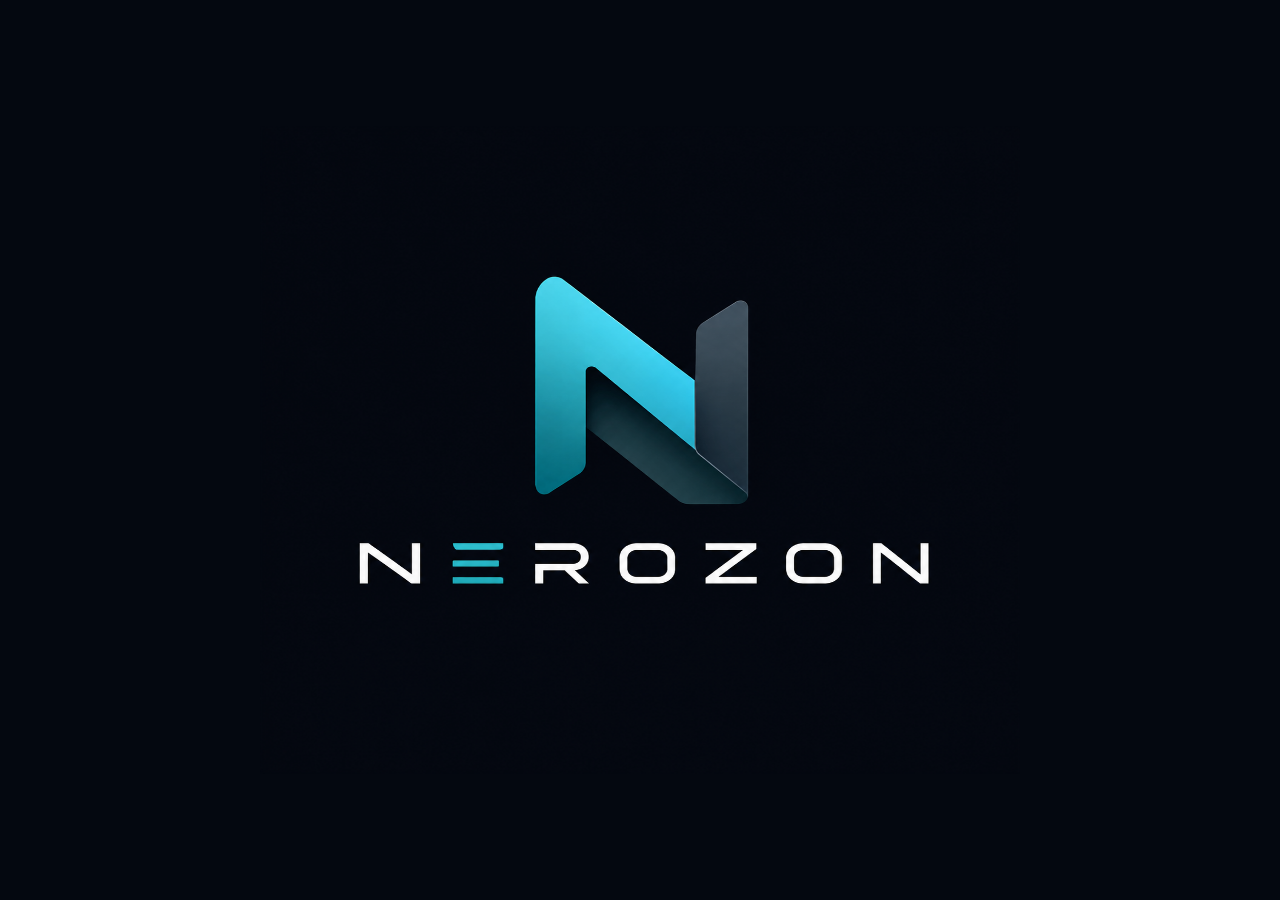
<file: index.html>
<!doctype html>
<html lang="de">
<head>
  <meta charset="utf-8">
  <meta name="viewport" content="width=device-width, initial-scale=1">
  <meta name="color-scheme" content="dark">
  <meta name="theme-color" content="#000000">
  <title>NEROZON</title>
  <link rel="icon" href="favicon.svg" type="image/svg+xml">
  <style>
    html, body {
      height: 100%;
      margin: 0;
    }

    body {
      display: grid;
      place-items: center;
      background: #040810;
      overflow: hidden;
    }

    .logo {
      width: min(68vw, 760px);
      max-height: 72vh;
      display: block;
    }

    @media (max-width: 640px) {
      .logo {
        width: min(84vw, 520px);
      }
    }
  </style>
</head>
<body>
  <img class="logo" src="nerozon-logo.png" alt="NEROZON">
</body>
</html>
</file>
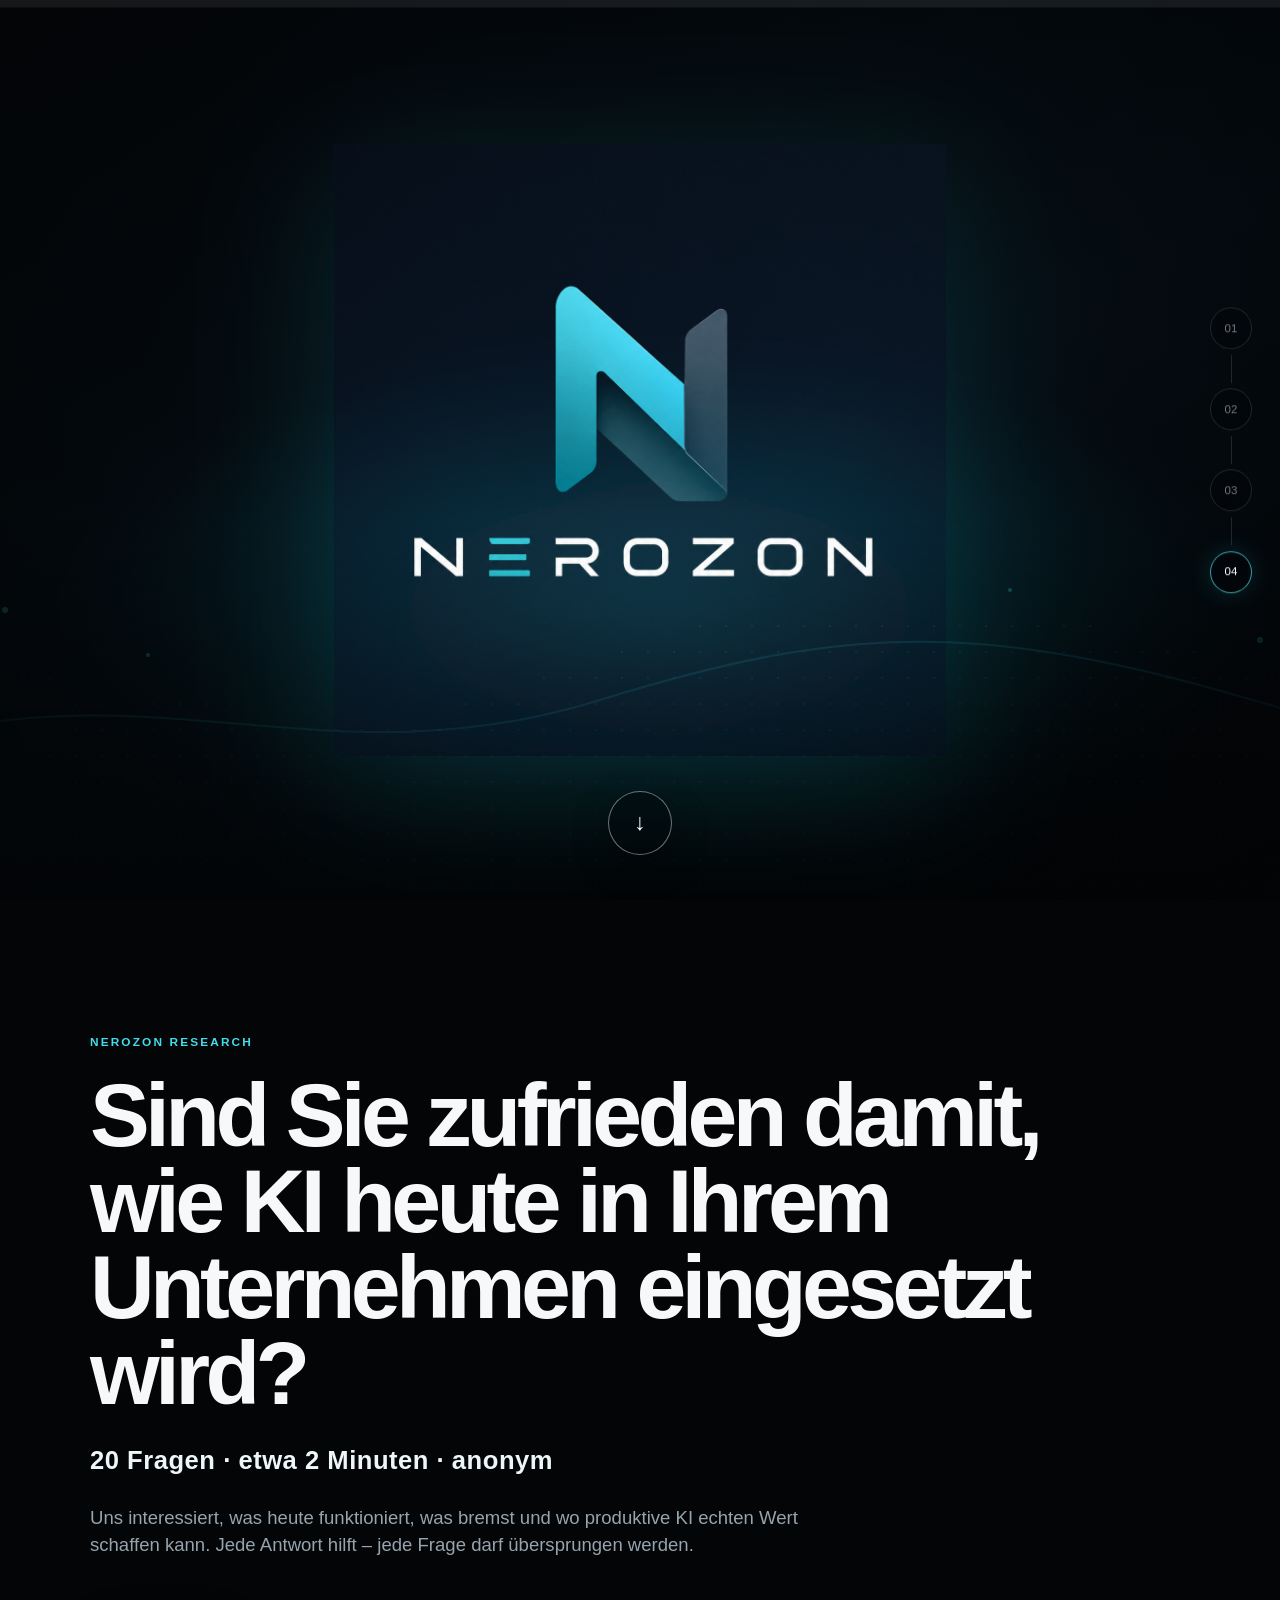
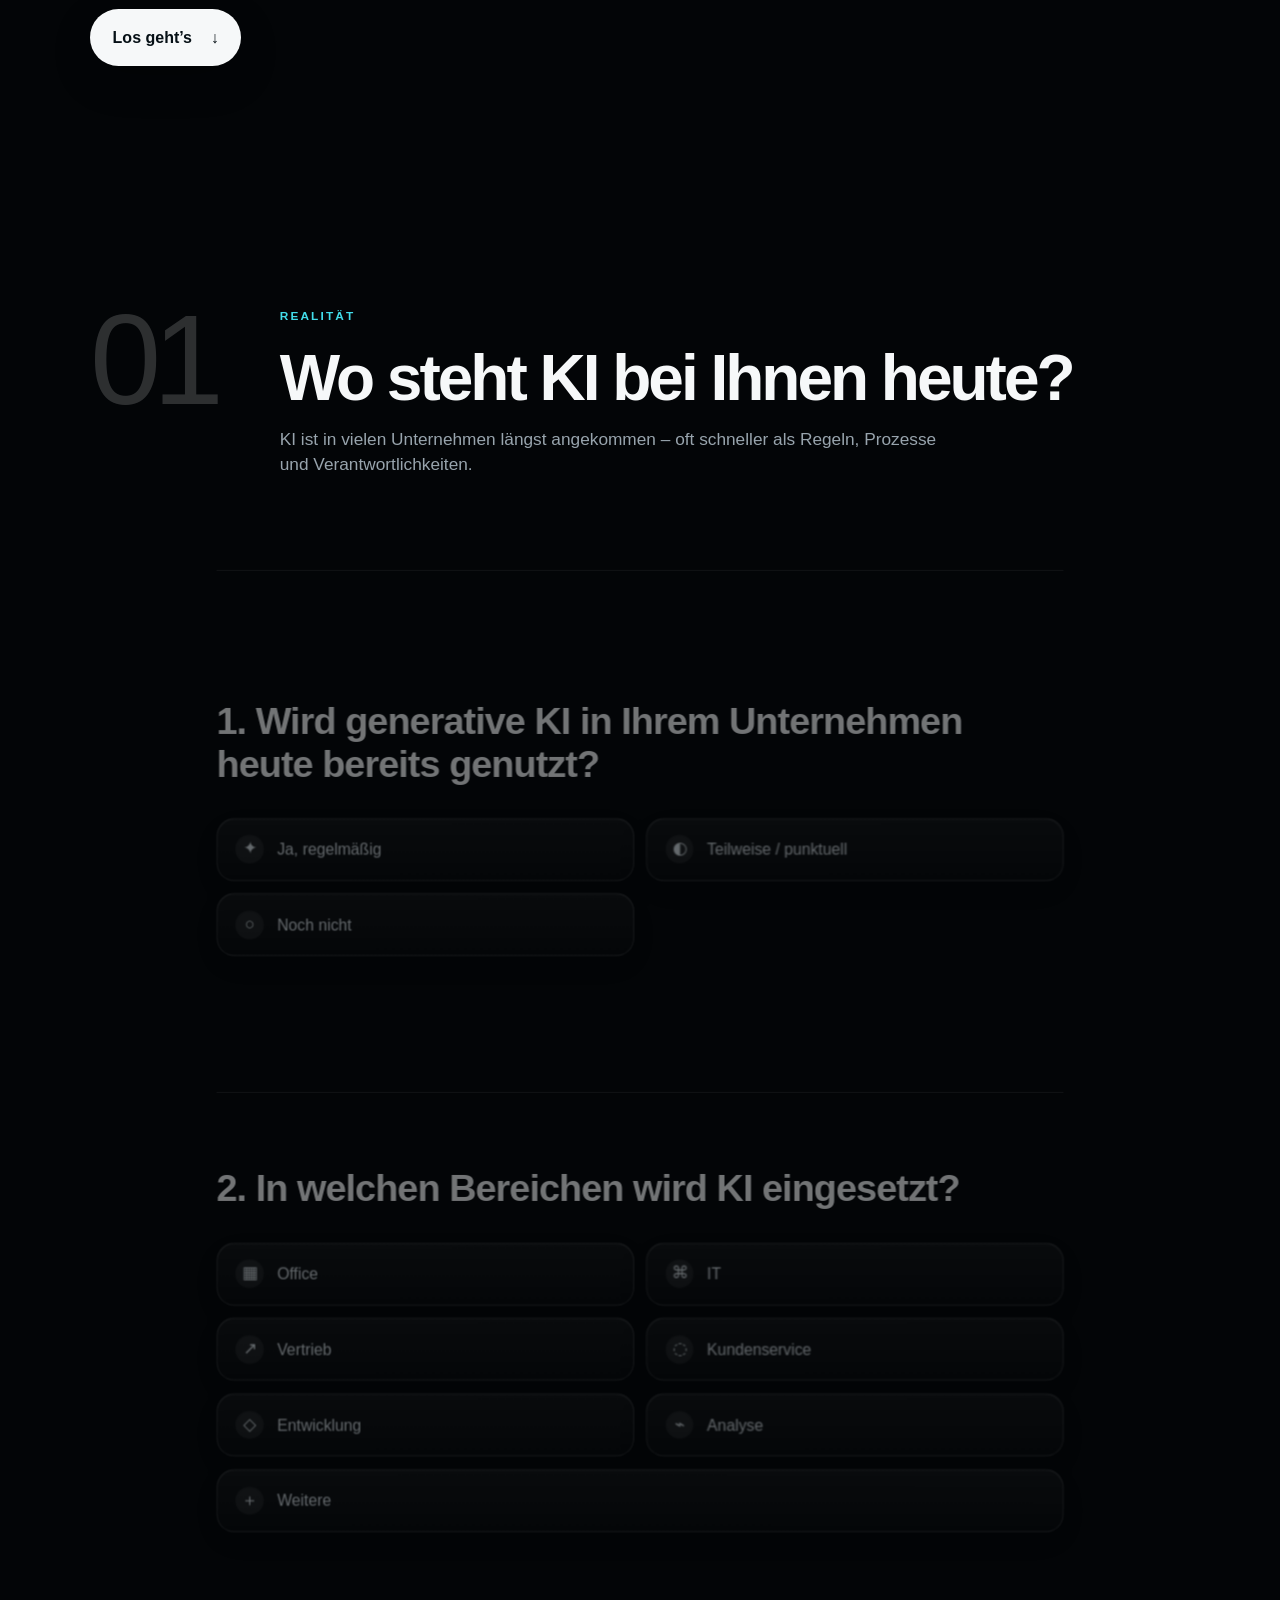
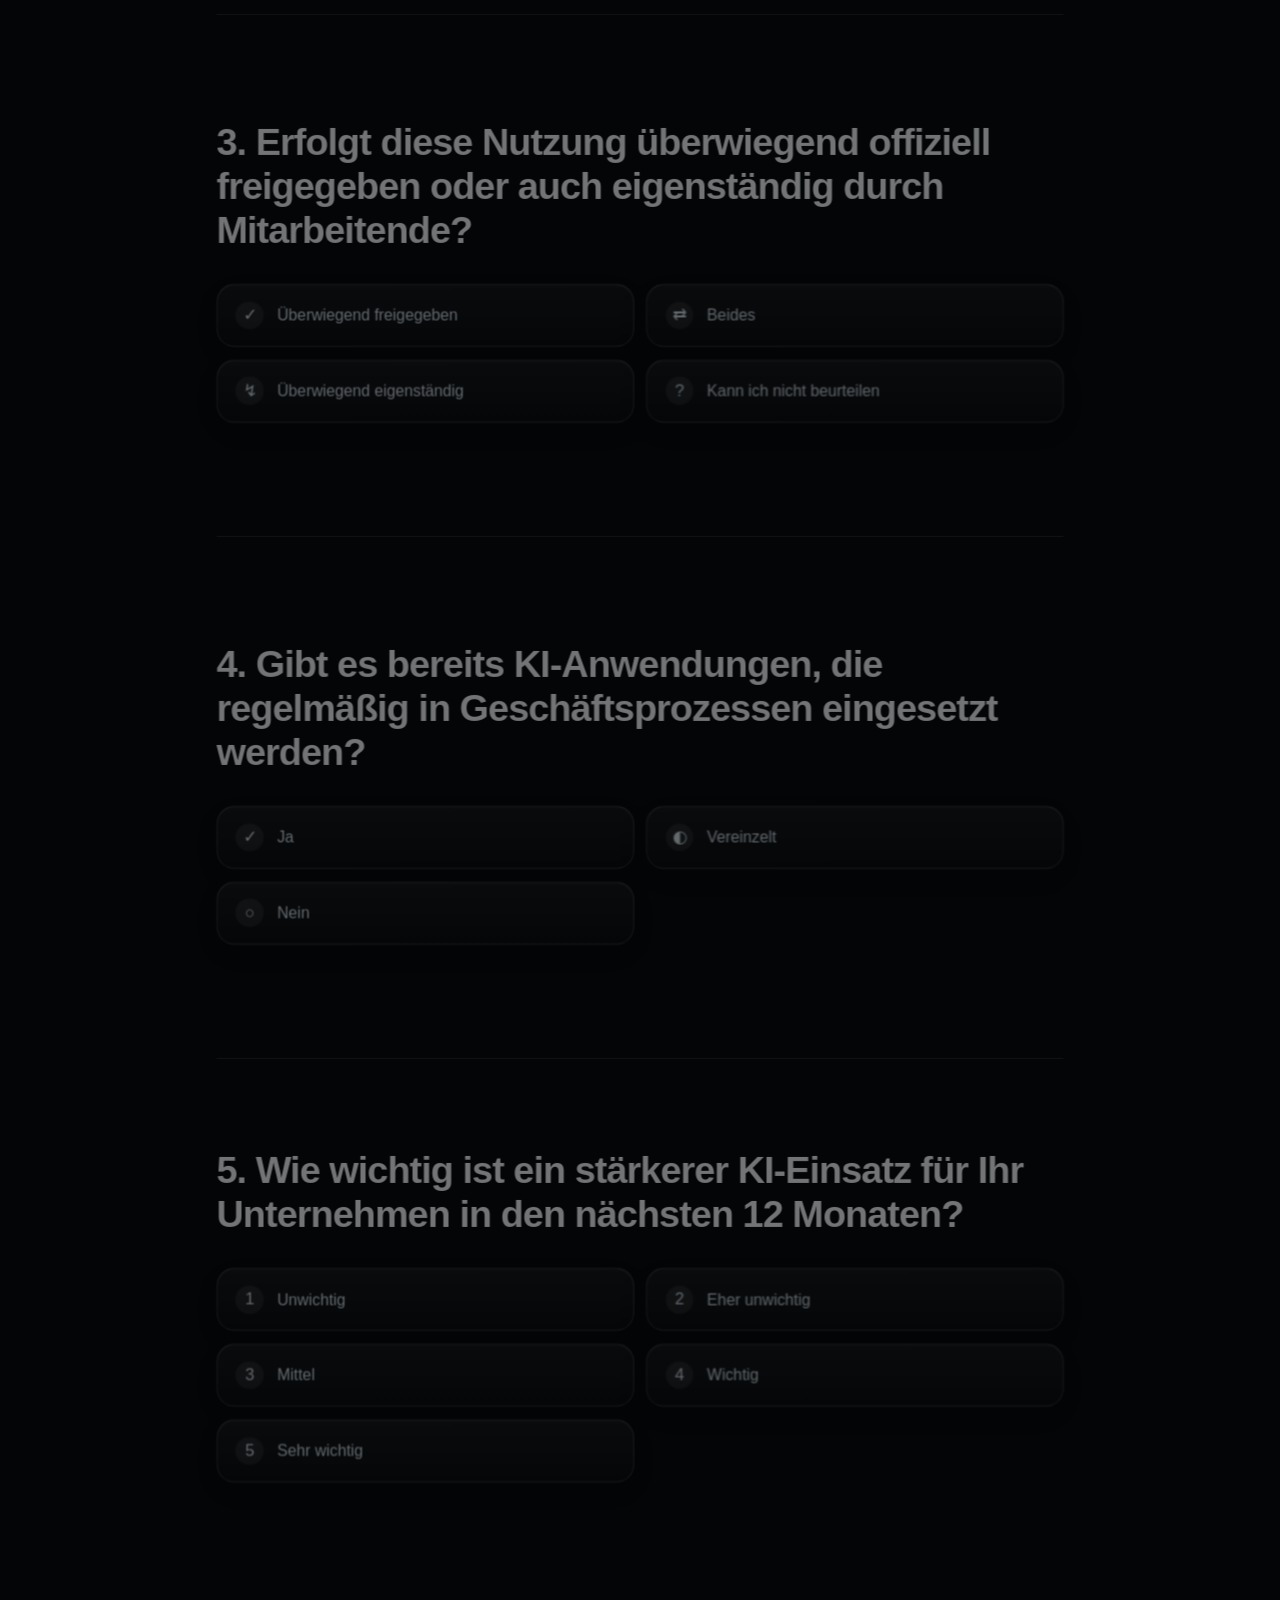
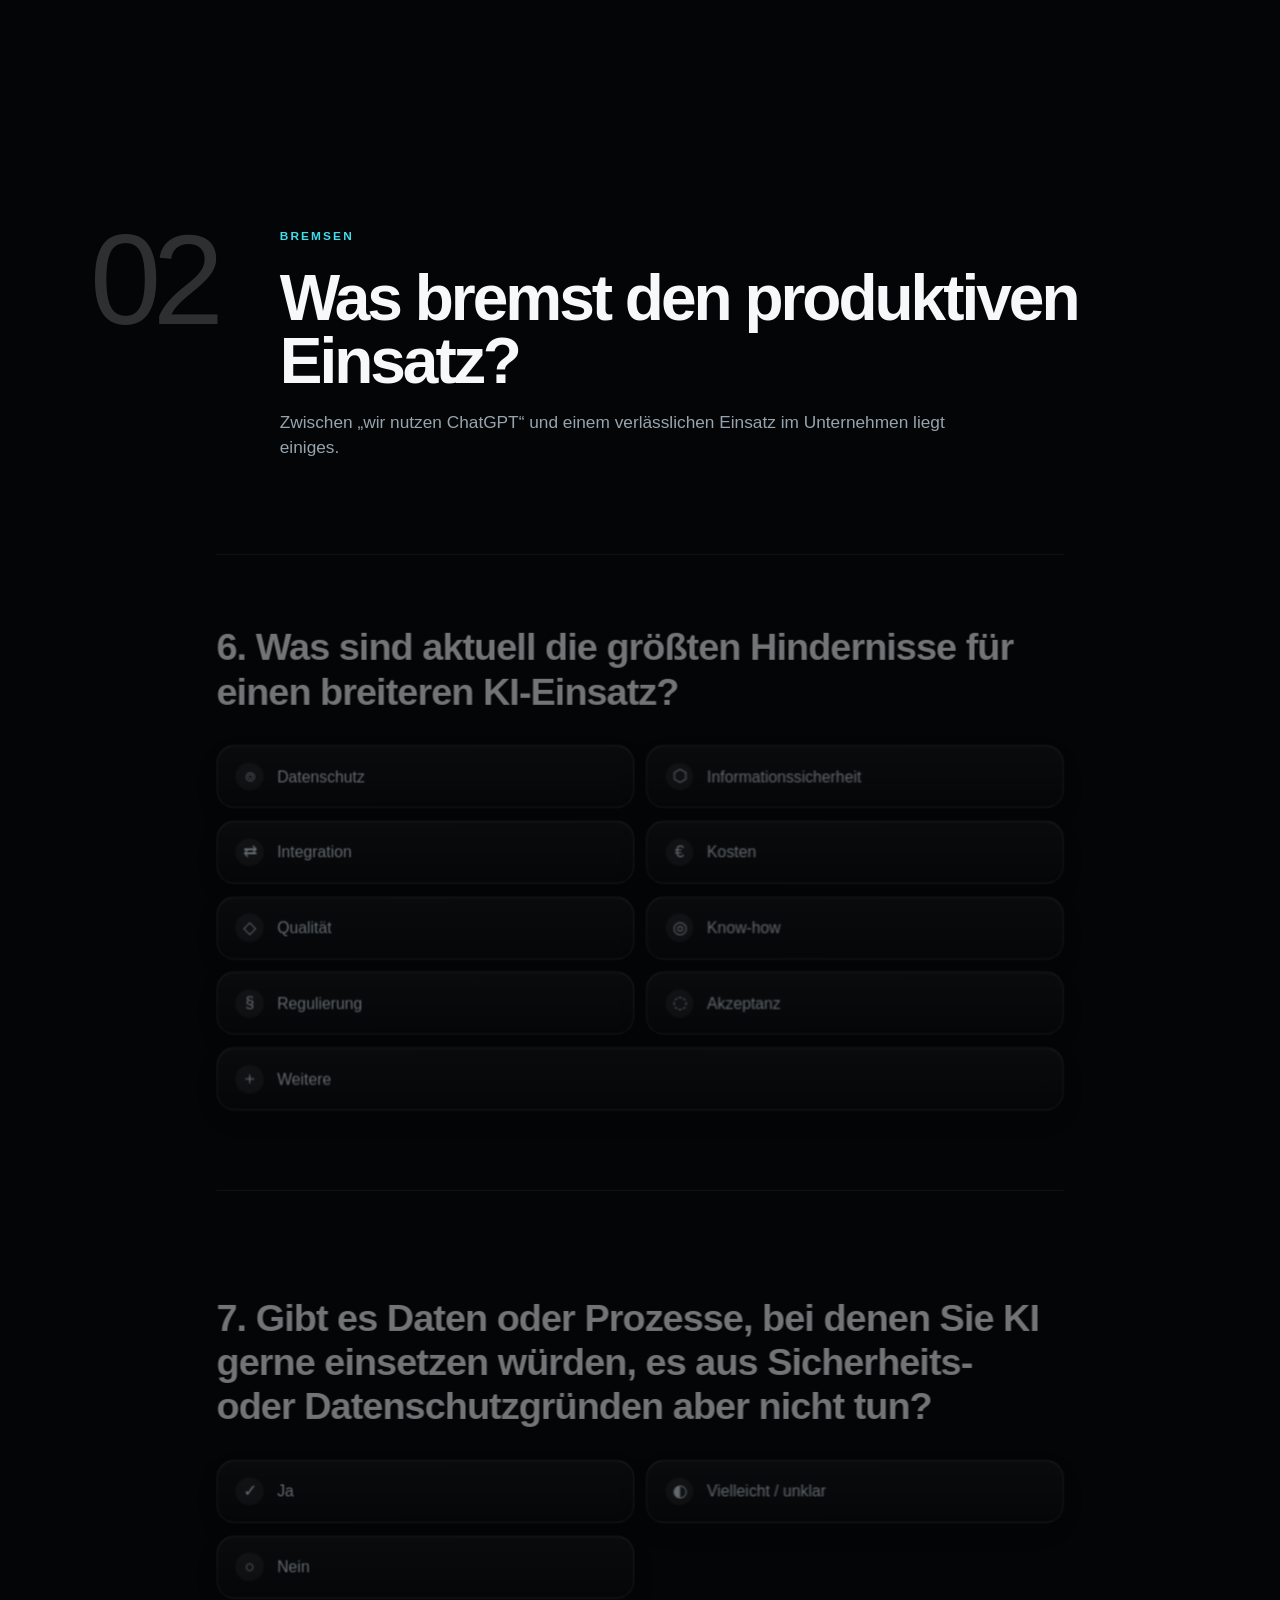
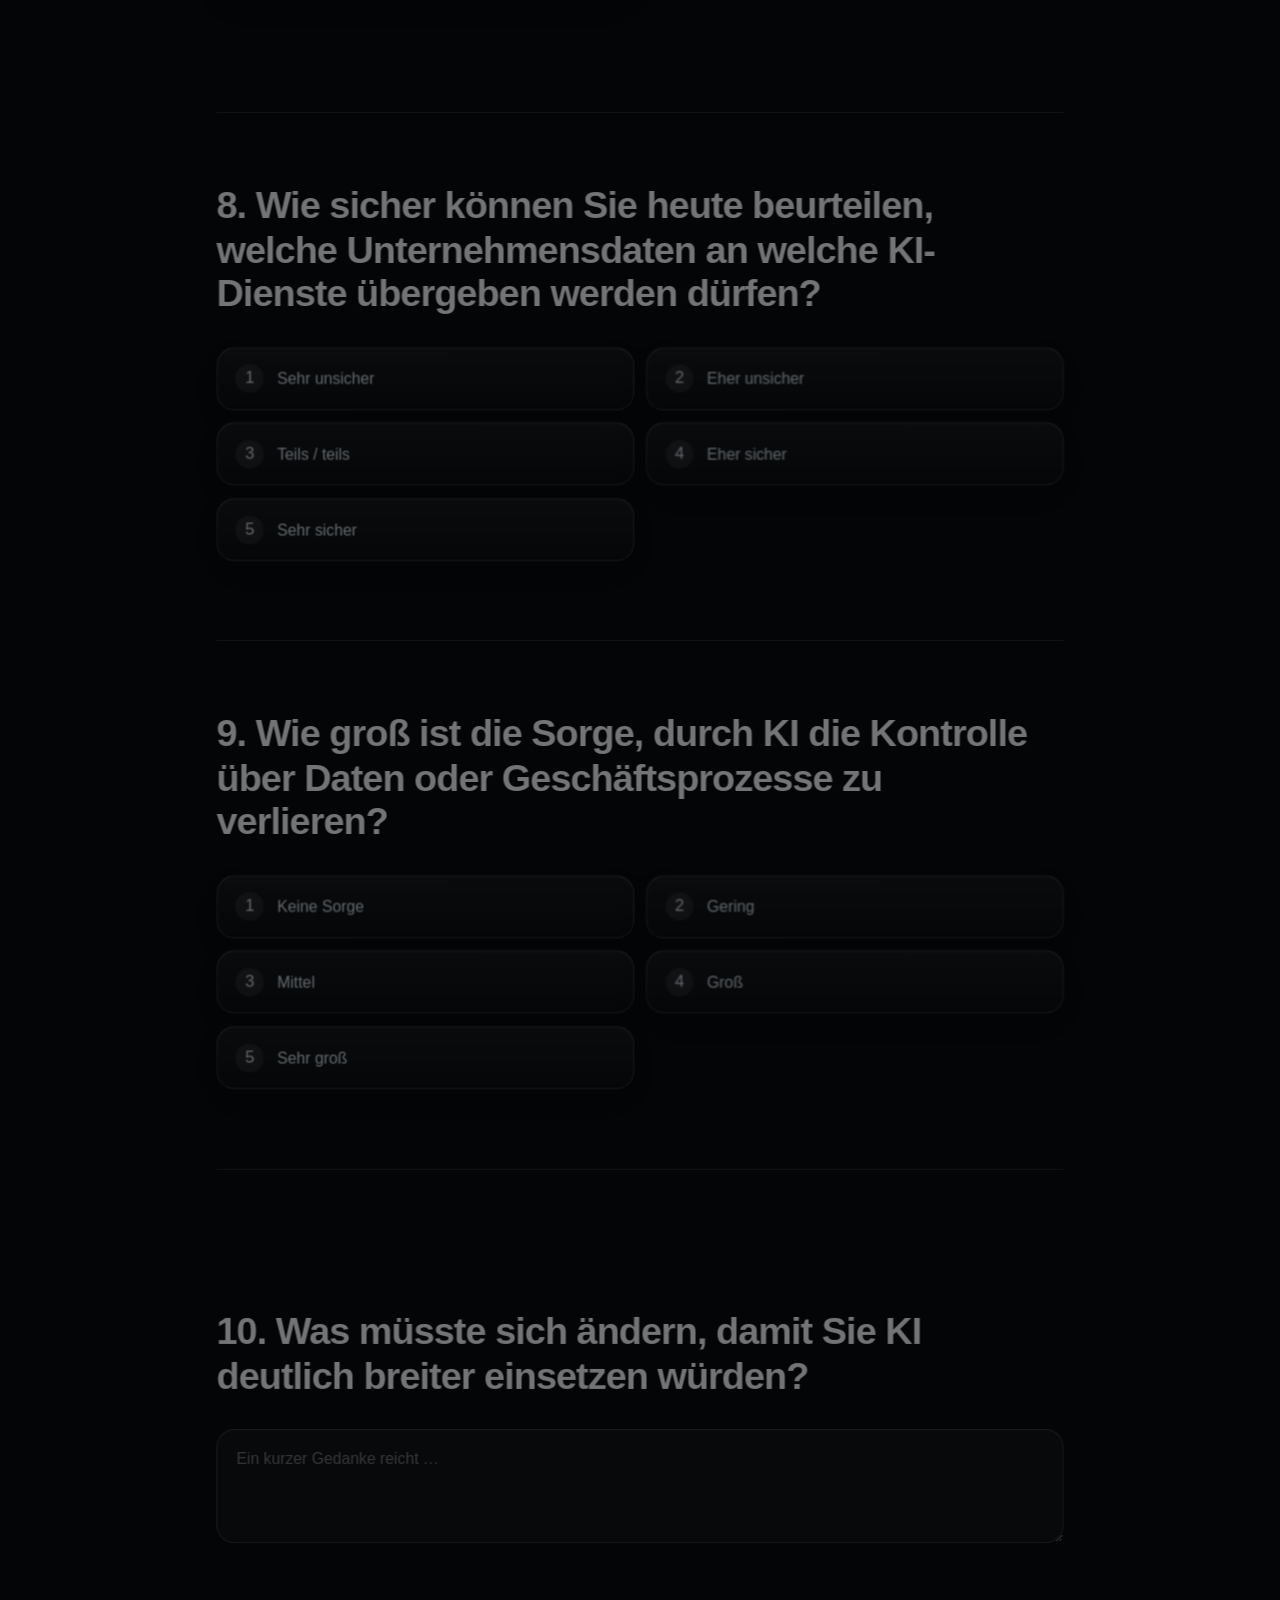
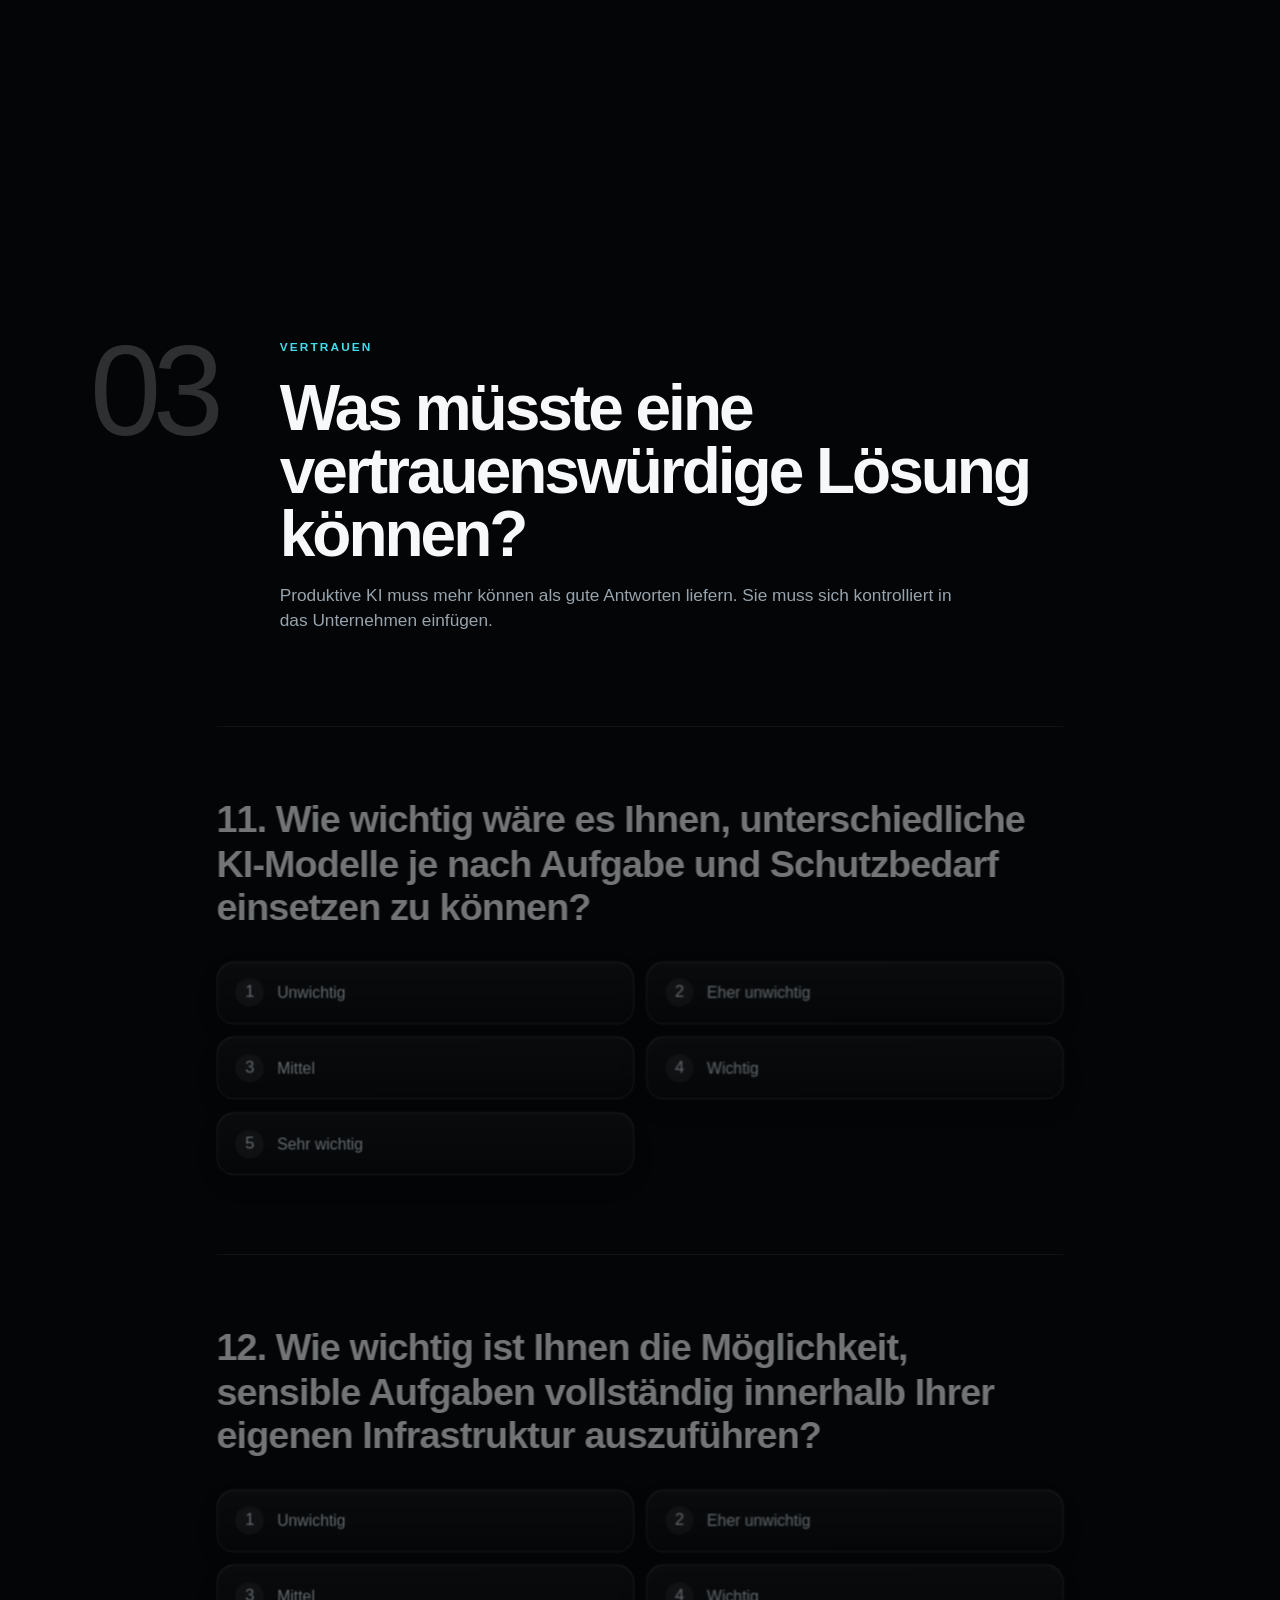
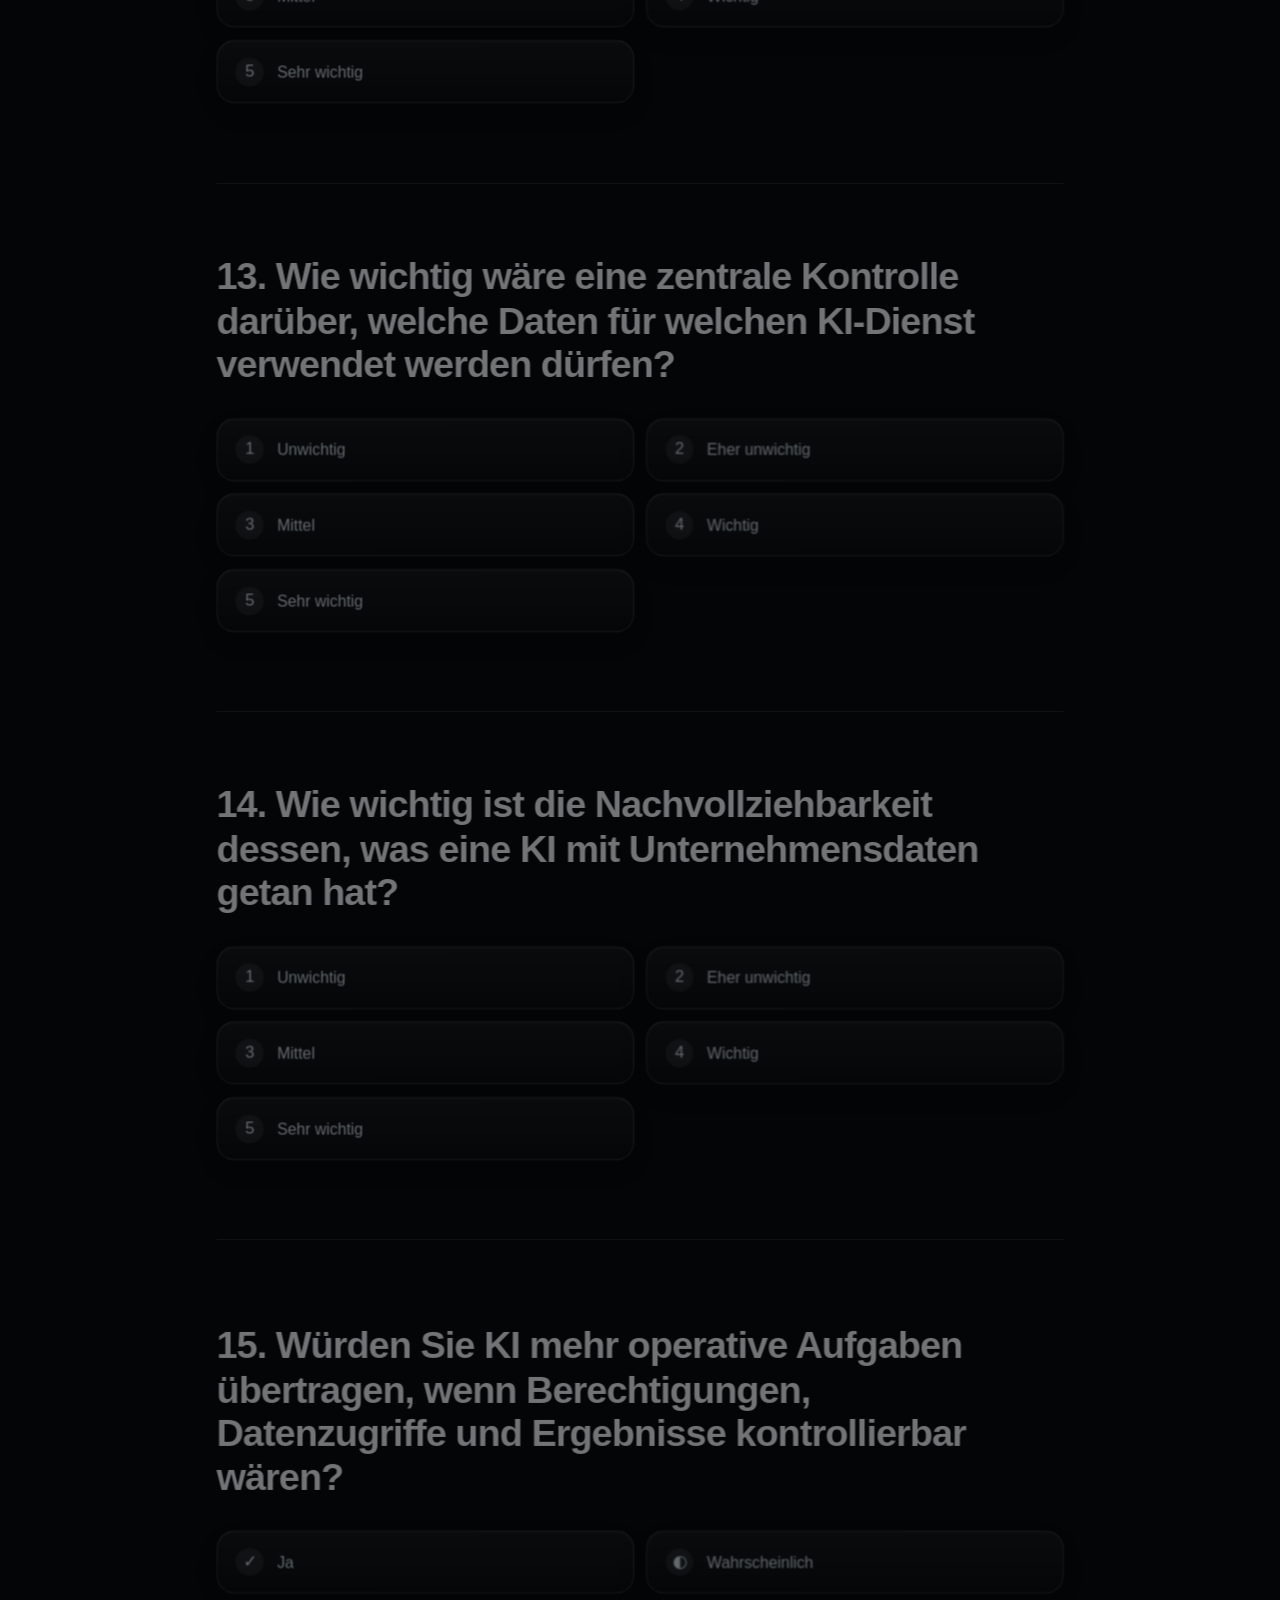
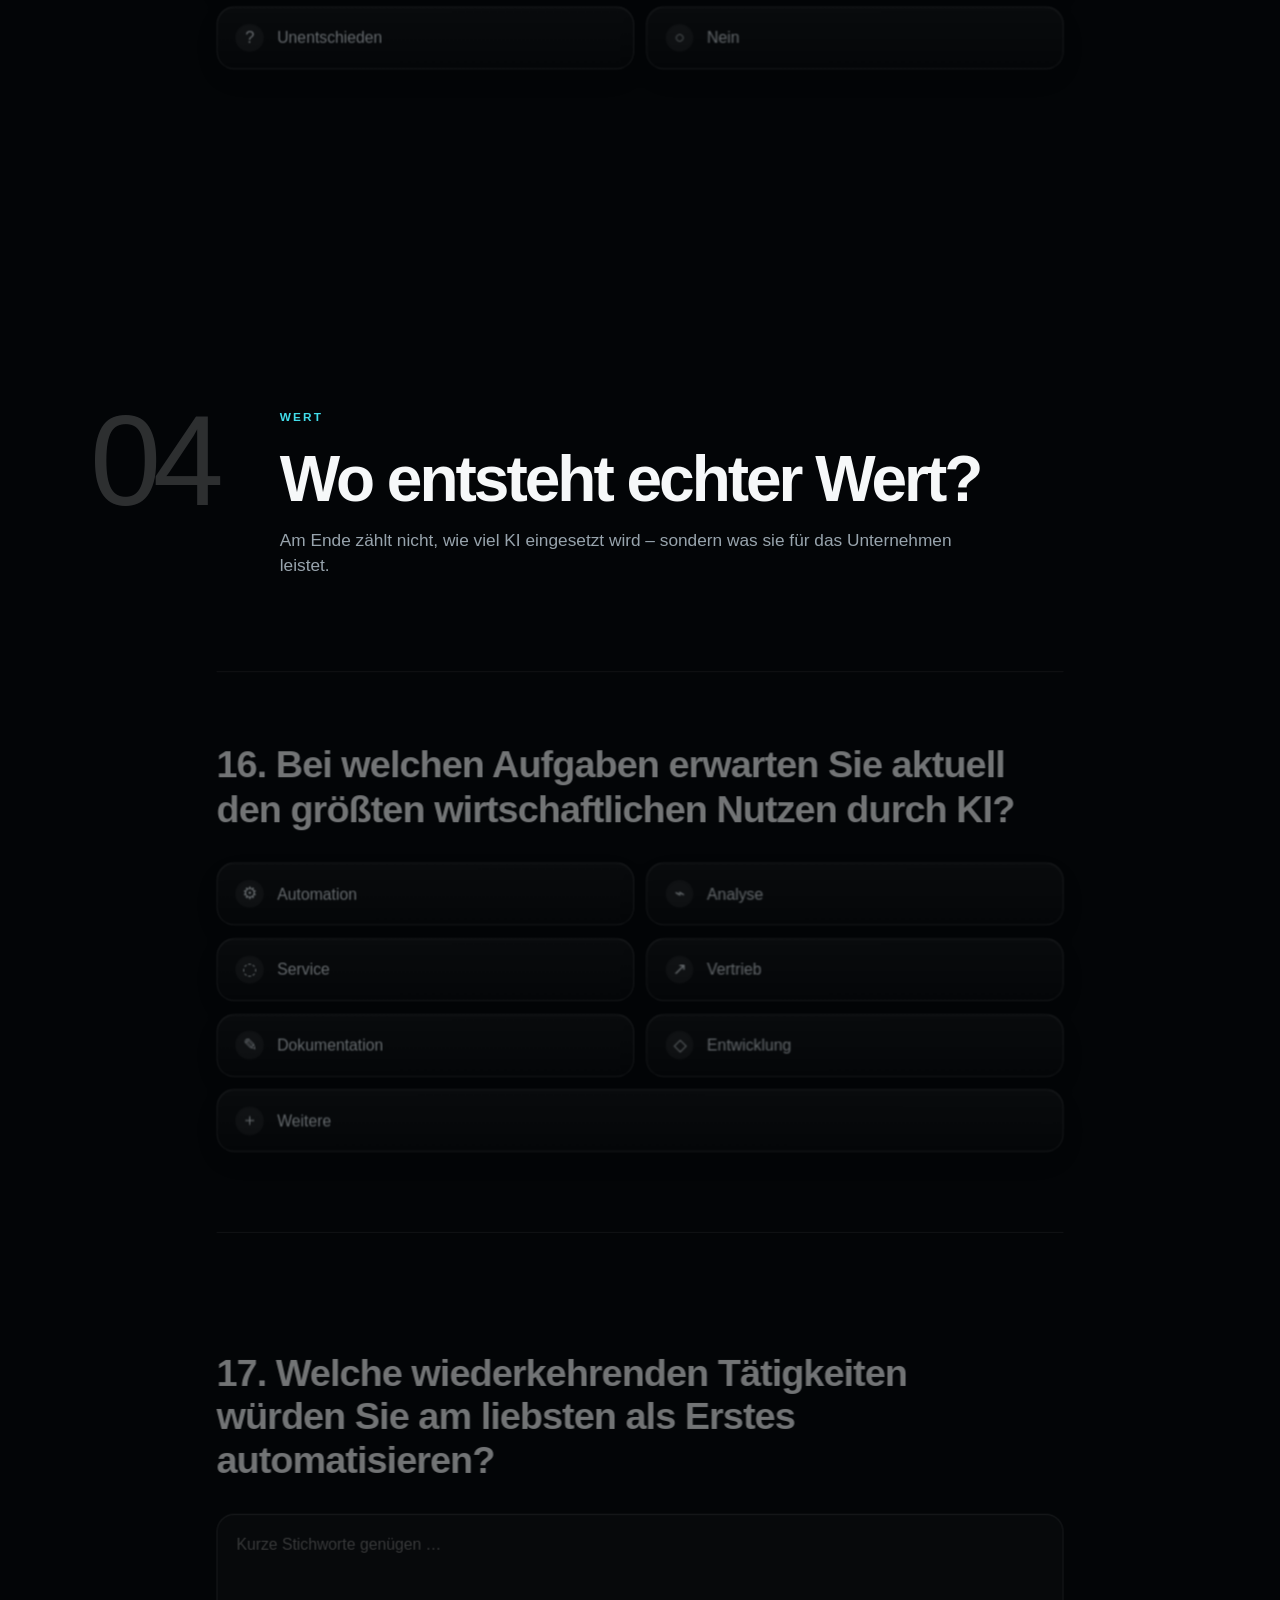
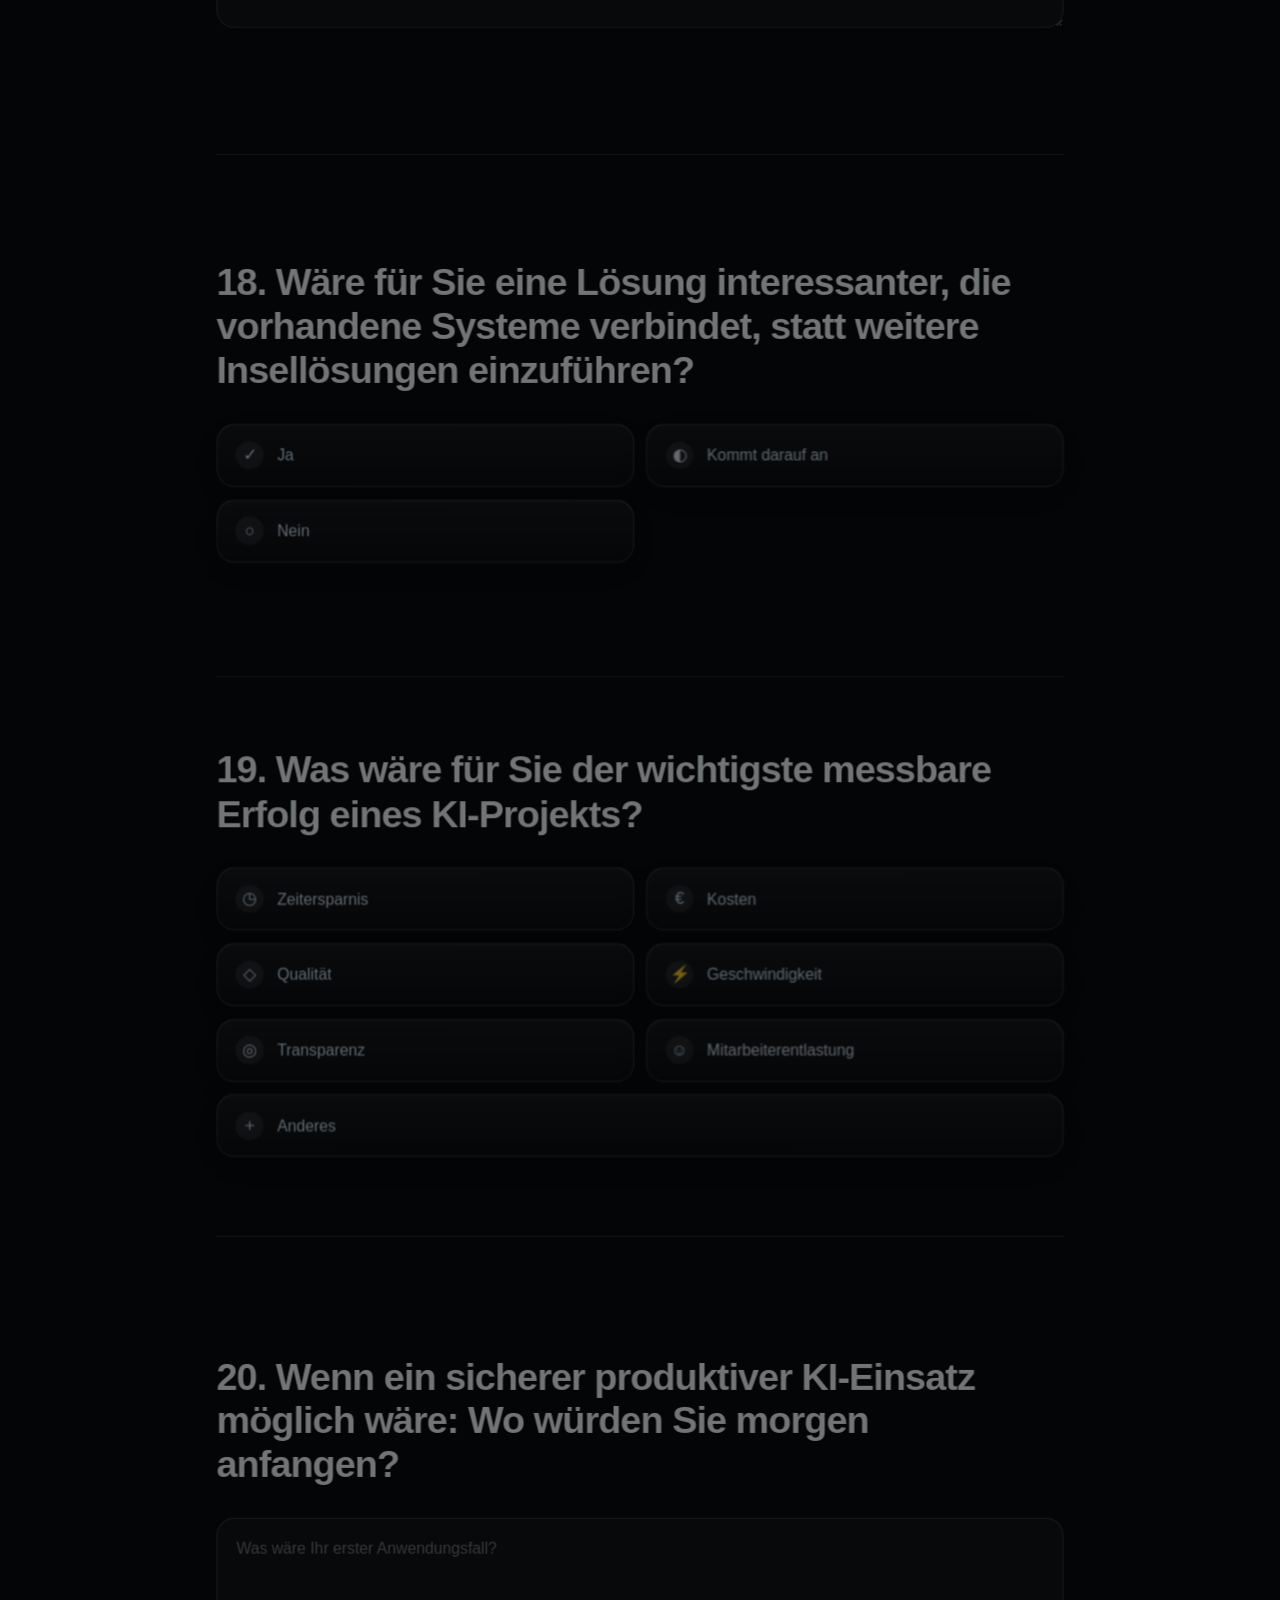
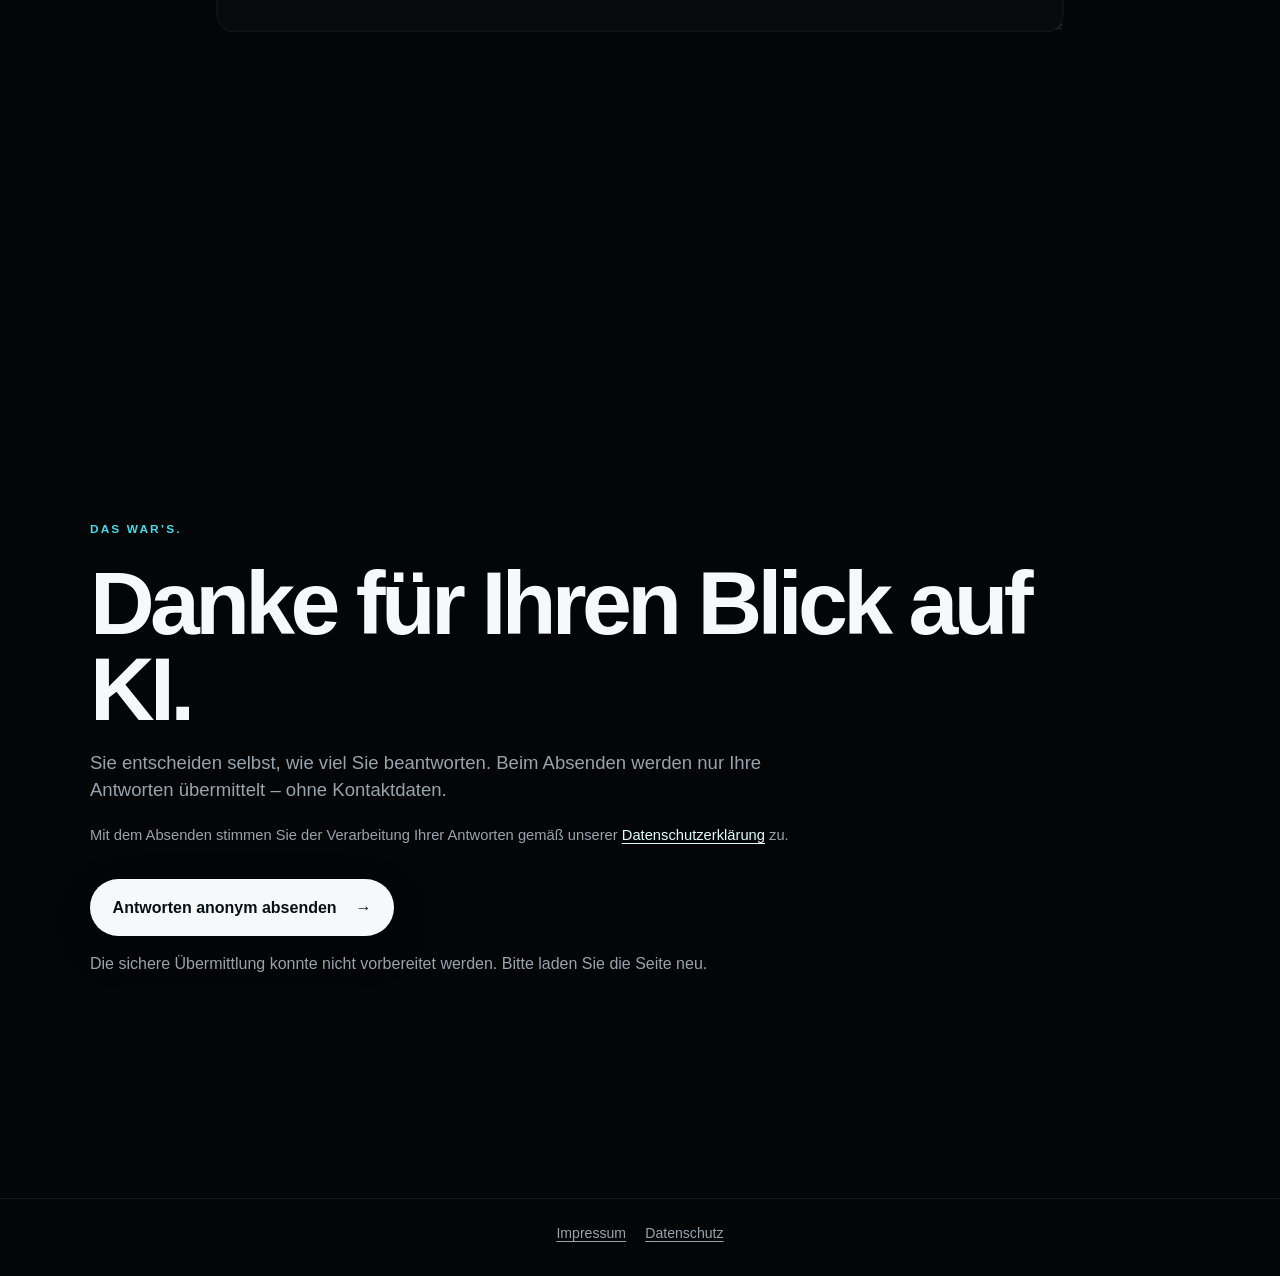
<file: www/q/index.html>
<!doctype html>
<html lang="de">
<head>
  <meta charset="utf-8">
  <meta name="viewport" content="width=device-width,initial-scale=1">
  <meta name="theme-color" content="#030507">
  <title>NEROZON Research – 20 Fragen</title>
  <link rel="stylesheet" href="styles.css">
</head>
<body>
  <header class="hero" id="start">
    <div class="hero-shade"></div>
    <img src="../nerozon-logo.png" alt="NEROZON" class="hero-logo">
    <button class="scroll-cue" type="button" data-scroll="#intro" aria-label="Zur Einleitung scrollen"><span>↓</span></button>
  </header>

  <main>
    <section class="intro panel scenic scenic-reality" id="intro">
      <div class="content-card intro-copy">
        <div class="eyebrow">NEROZON Research</div>
        <h1>Sind Sie zufrieden damit, wie KI heute in Ihrem Unternehmen eingesetzt wird?</h1>
        <p class="factline">20 Fragen · etwa 2 Minuten · anonym</p>
        <p class="muted">Uns interessiert, was heute funktioniert, was bremst und wo produktive KI echten Wert schaffen kann. Jede Antwort hilft – jede Frage darf übersprungen werden.</p>
        <button class="continue" id="start-questionnaire" type="button" data-scroll="#package-1">Los geht’s <span>↓</span></button>
      </div>
    </section>

    <form id="questionnaire" novalidate>
      <section class="question-package scenic scenic-reality" id="package-1" data-package="1">
        <div class="chapter-intro">
          <span class="package-number">01</span>
          <div><div class="eyebrow">Realität</div><h2>Wo steht KI bei Ihnen heute?</h2><p>KI ist in vielen Unternehmen längst angekommen – oft schneller als Regeln, Prozesse und Verantwortlichkeiten.</p></div>
        </div>
        <div class="questions" id="questions-1"></div>
      </section>

      <section class="question-package scenic scenic-friction" id="package-2" data-package="2">
        <div class="chapter-intro">
          <span class="package-number">02</span>
          <div><div class="eyebrow">Bremsen</div><h2>Was bremst den produktiven Einsatz?</h2><p>Zwischen „wir nutzen ChatGPT“ und einem verlässlichen Einsatz im Unternehmen liegt einiges.</p></div>
        </div>
        <div class="questions" id="questions-2"></div>
      </section>

      <section class="question-package scenic scenic-control" id="package-3" data-package="3">
        <div class="chapter-intro">
          <span class="package-number">03</span>
          <div><div class="eyebrow">Vertrauen</div><h2>Was müsste eine vertrauenswürdige Lösung können?</h2><p>Produktive KI muss mehr können als gute Antworten liefern. Sie muss sich kontrolliert in das Unternehmen einfügen.</p></div>
        </div>
        <div class="questions" id="questions-3"></div>
      </section>

      <section class="question-package scenic scenic-value" id="package-4" data-package="4">
        <div class="chapter-intro">
          <span class="package-number">04</span>
          <div><div class="eyebrow">Wert</div><h2>Wo entsteht echter Wert?</h2><p>Am Ende zählt nicht, wie viel KI eingesetzt wird – sondern was sie für das Unternehmen leistet.</p></div>
        </div>
        <div class="questions" id="questions-4"></div>
      </section>

      <section class="submit-panel panel scenic scenic-flow" id="finish">
        <div class="content-card finish-card">
          <div class="eyebrow">Das war’s.</div>
          <h2>Danke für Ihren Blick auf KI.</h2>
          <p class="muted">Sie entscheiden selbst, wie viel Sie beantworten. Beim Absenden werden nur Ihre Antworten übermittelt – ohne Kontaktdaten.</p>
          <p class="submit-consent">Mit dem Absenden stimmen Sie der Verarbeitung Ihrer Antworten gemäß unserer <a href="../datenschutz.php" target="_blank" rel="noopener">Datenschutzerklärung</a> zu.</p>
          <button class="submit-button" type="submit">Antworten anonym absenden <span>→</span></button>
          <div class="submit-state" id="submit-state" role="status" aria-live="polite"></div>
        </div>
      </section>
    </form>

    <section class="contact panel" id="contact" hidden>
      <div class="contact-inner">
        <div class="eyebrow">Optional · separat</div>
        <h2>Noch etwas, das Sie uns sagen möchten?</h2>
        <p class="muted">Diese Nachricht ist technisch und fachlich von Ihrer anonymen Umfrage getrennt.</p>
        <form id="contact-form">
          <label>Ihre Nachricht<textarea name="message" rows="5" placeholder="Ihre Nachricht an NEROZON"></textarea></label>
          <label>E-Mail <span>optional</span><input type="email" name="email" placeholder="name@unternehmen.de"></label>
          <label class="privacy-consent">
            <input type="checkbox" name="privacy_consent" value="accepted" required>
            <span>Ich habe die <a href="../datenschutz.php" target="_blank" rel="noopener">Datenschutzerklärung</a> gelesen und stimme der Verarbeitung meiner Angaben zur Bearbeitung meiner Nachricht zu.</span>
          </label>
          <button class="contact-button" type="submit">Nachricht senden <span>→</span></button>
          <div class="submit-state" id="contact-state" role="status" aria-live="polite"></div>
        </form>
      </div>
    </section>
  </main>

  <footer class="site-legal" aria-label="Rechtliche Informationen">
    <a href="../impressum.php">Impressum</a>
    <a href="../datenschutz.php">Datenschutz</a>
  </footer>

  <div class="progress" aria-hidden="true"><span id="progress-bar"></span></div>
  <nav class="chapter-progress" aria-label="Fortschritt">
    <a href="#package-1" data-chapter="1">01</a><i></i>
    <a href="#package-2" data-chapter="2">02</a><i></i>
    <a href="#package-3" data-chapter="3">03</a><i></i>
    <a href="#package-4" data-chapter="4">04</a>
  </nav>

  <dialog class="time-dialog" id="time-dialog" aria-labelledby="time-dialog-title" aria-describedby="time-dialog-copy">
    <div class="time-dialog-inner">
      <div class="eyebrow">2 Minuten sind um</div>
      <h2 id="time-dialog-title">Danke für Ihre Zeit.</h2>
      <p id="time-dialog-copy">Wenn Sie noch einen Moment haben, freut sich NEROZON über jede weitere Antwort. Sie können aber auch jetzt direkt absenden.</p>
      <p class="submit-consent">Mit dem Absenden stimmen Sie der Verarbeitung Ihrer Antworten gemäß unserer <a href="../datenschutz.php" target="_blank" rel="noopener">Datenschutzerklärung</a> zu.</p>
      <div class="time-dialog-actions">
        <button class="time-dialog-continue" id="time-dialog-continue" type="button">Weiter beantworten</button>
        <button class="time-dialog-submit" id="time-dialog-submit" type="button">Jetzt absenden <span>→</span></button>
      </div>
    </div>
  </dialog>

  <script src="app.js"></script>
</body>
</html>
</file>
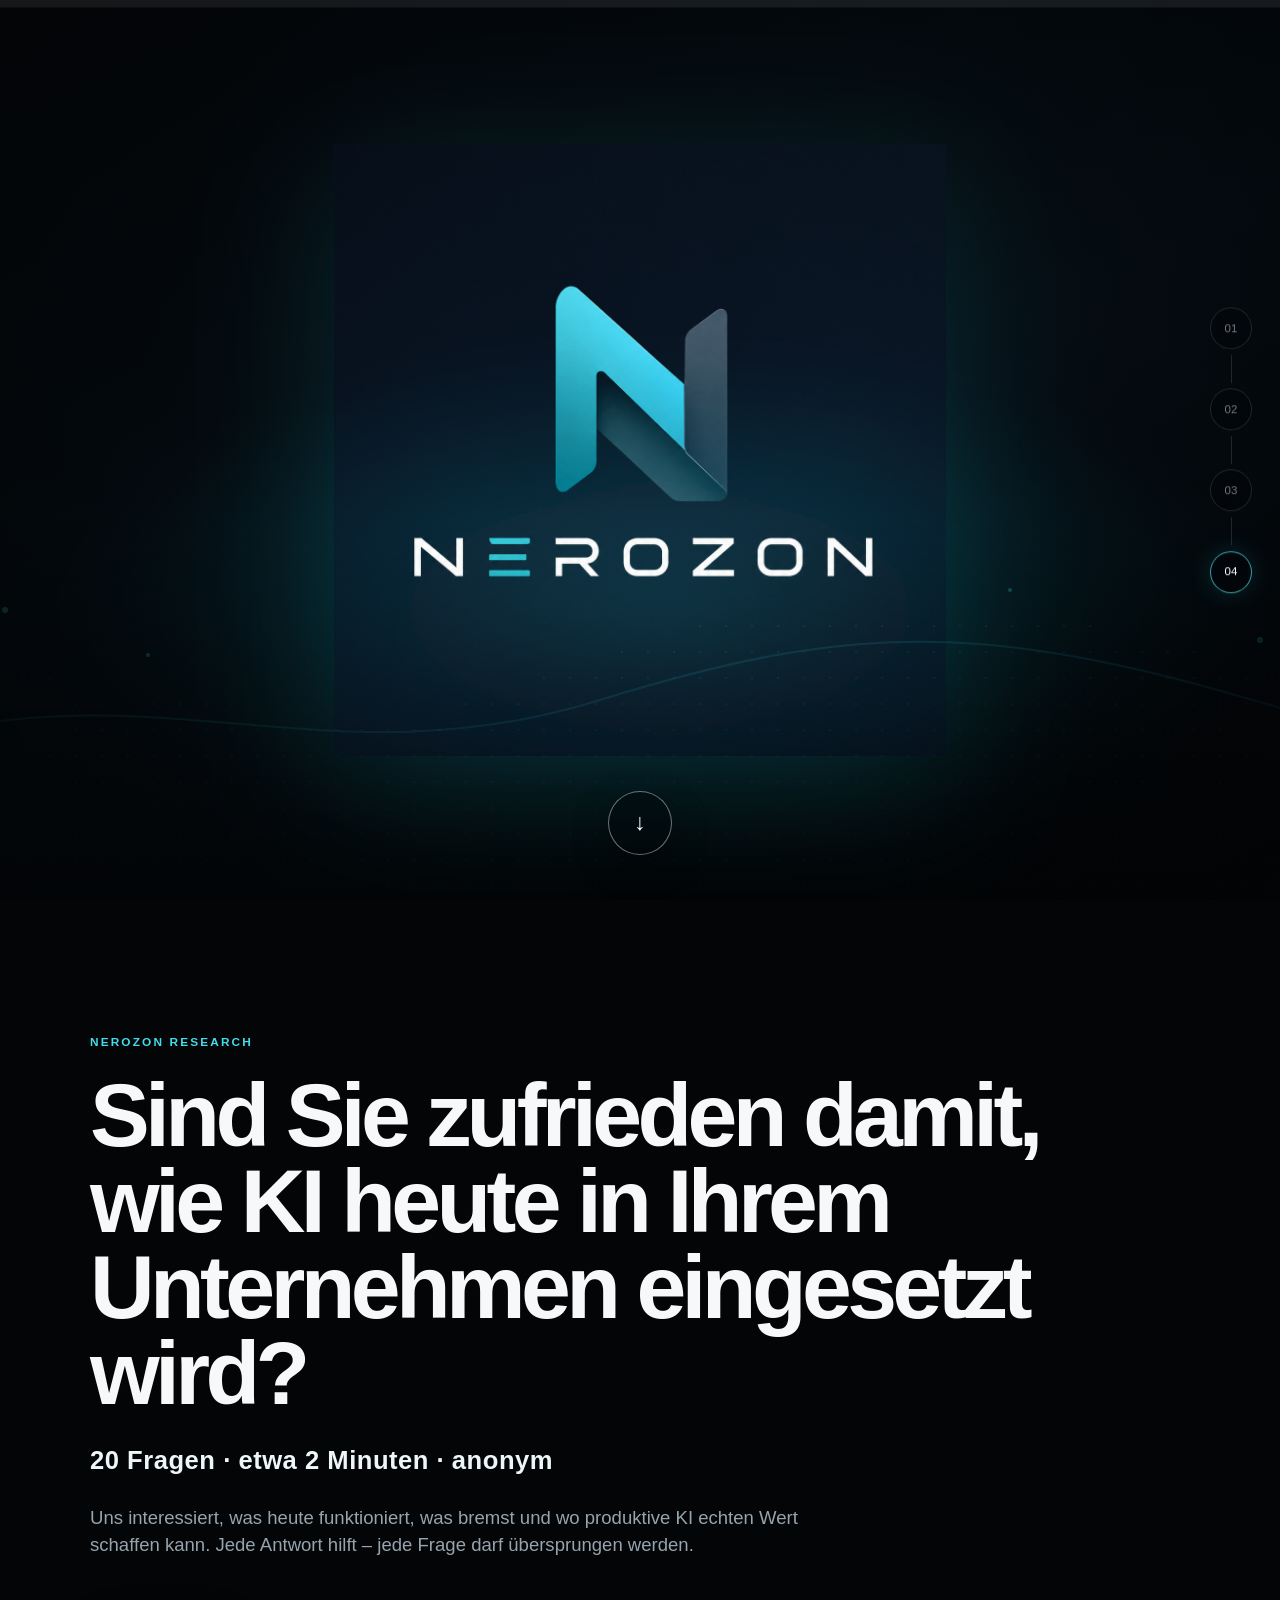
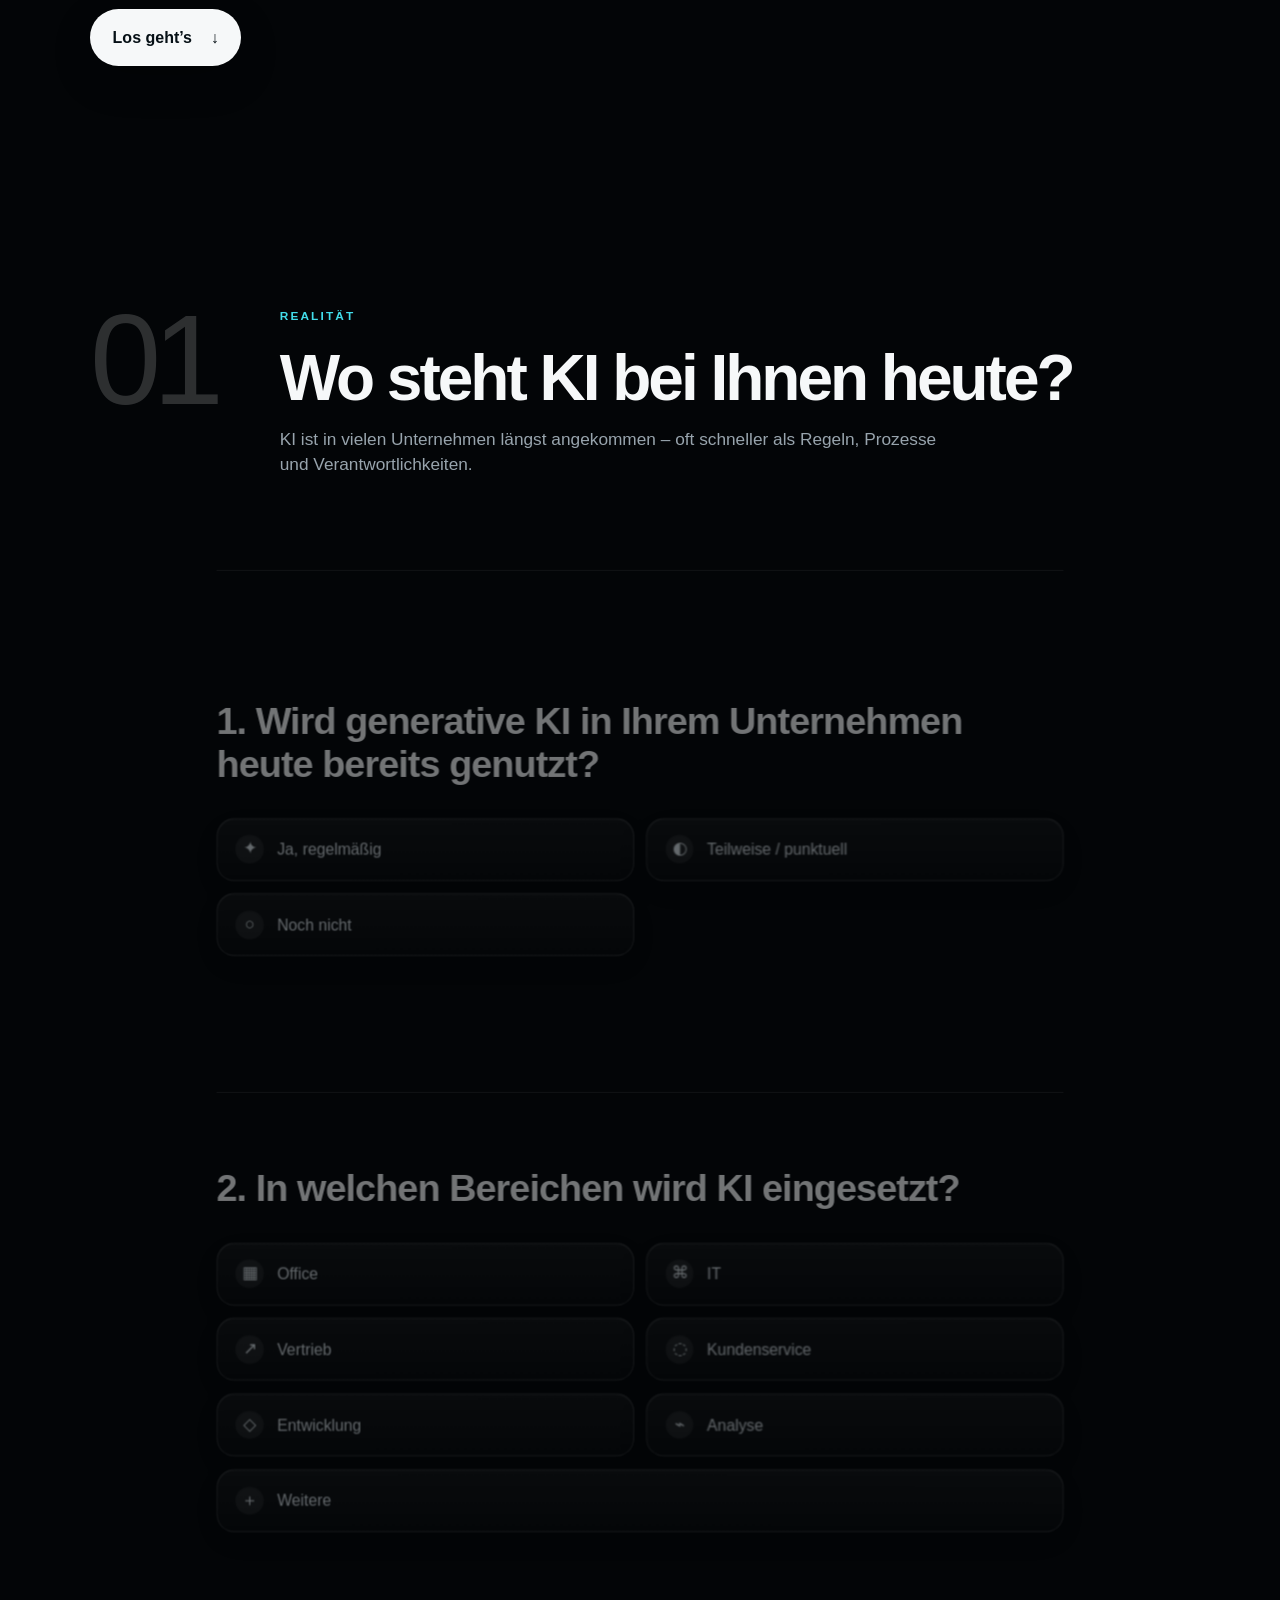
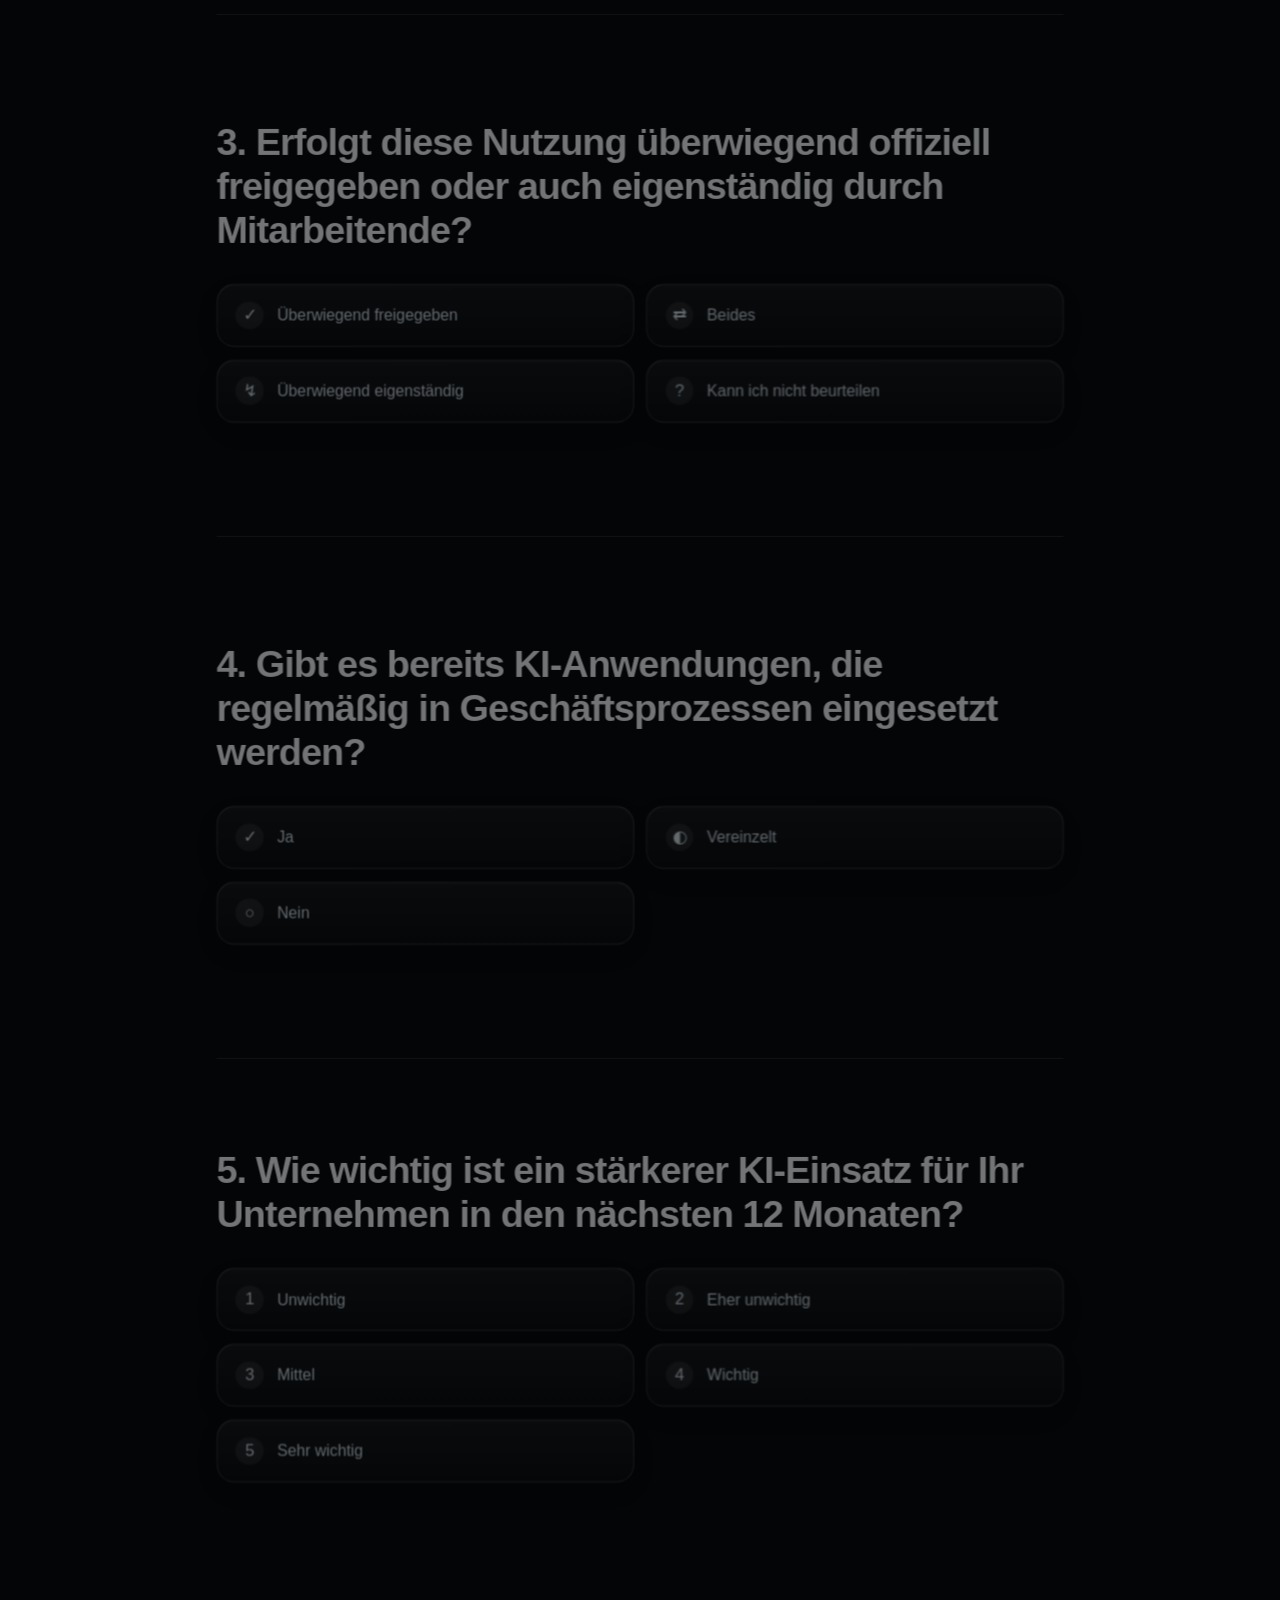
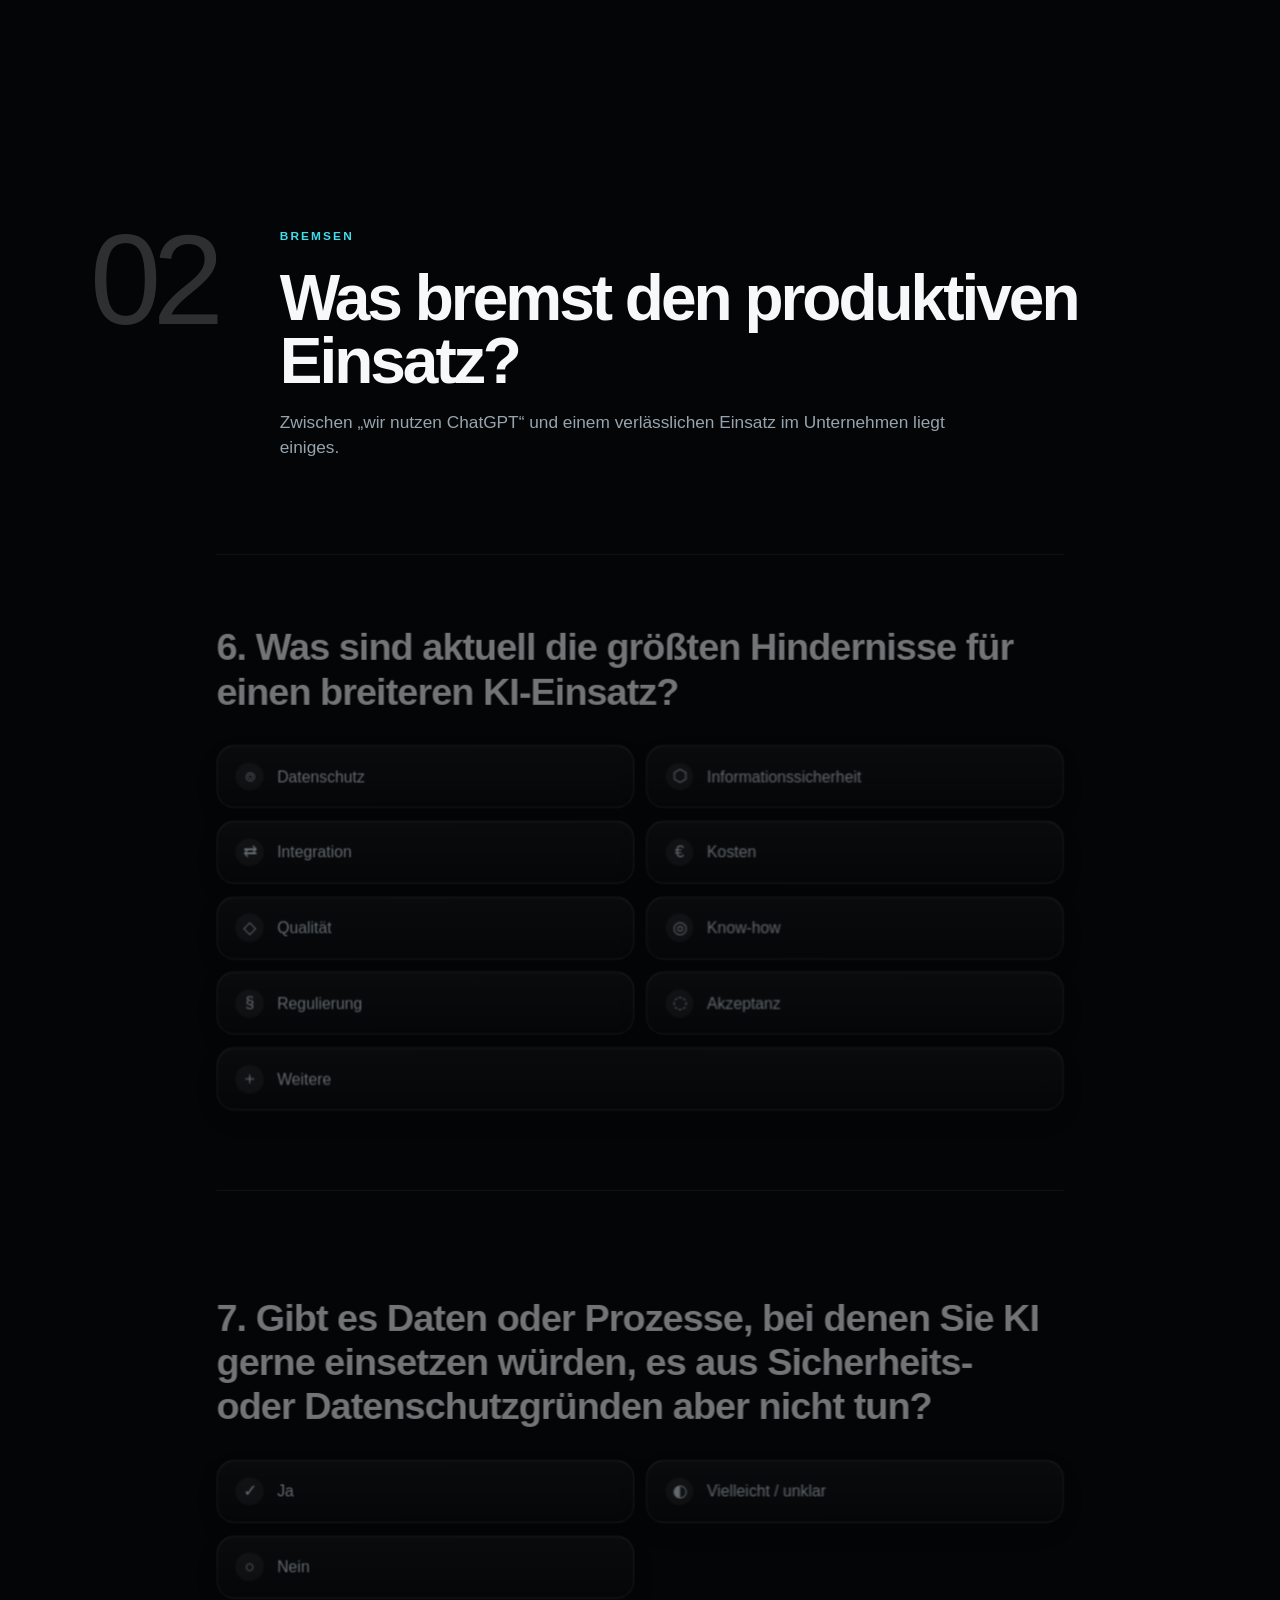
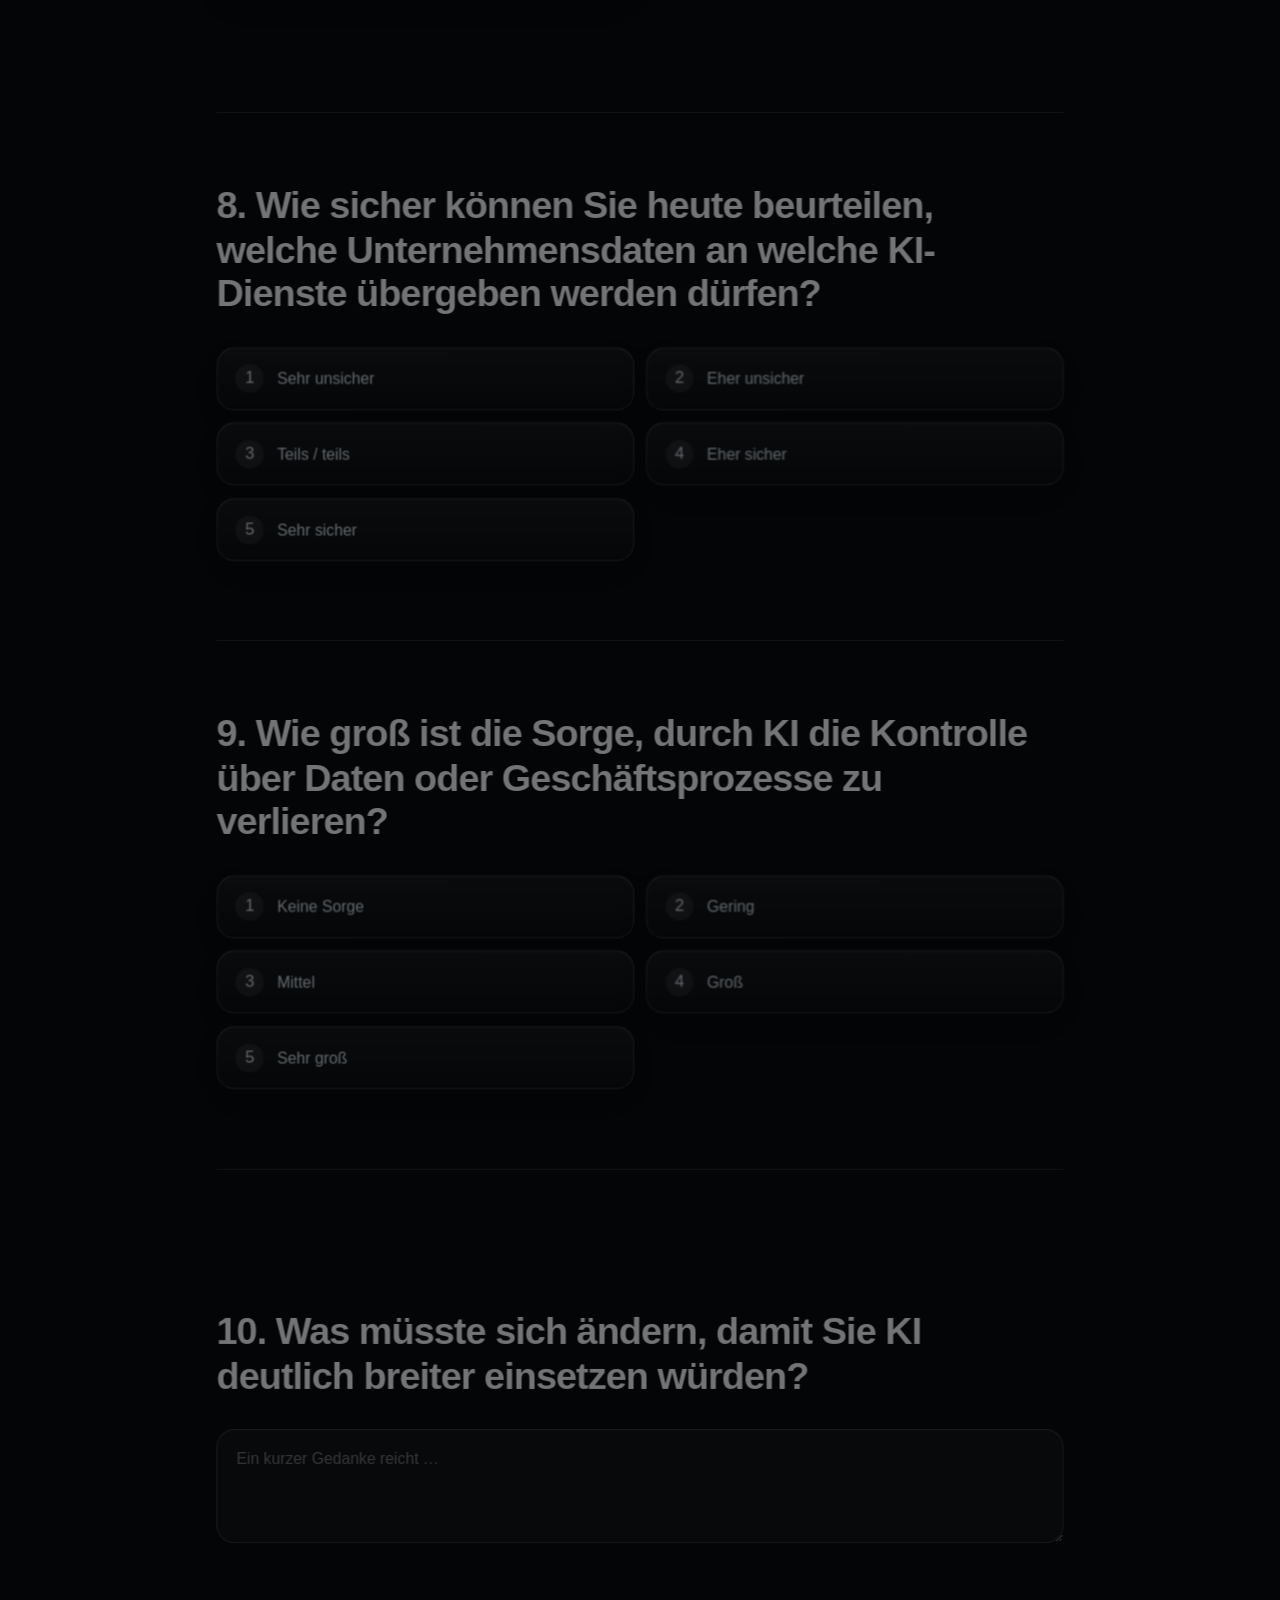
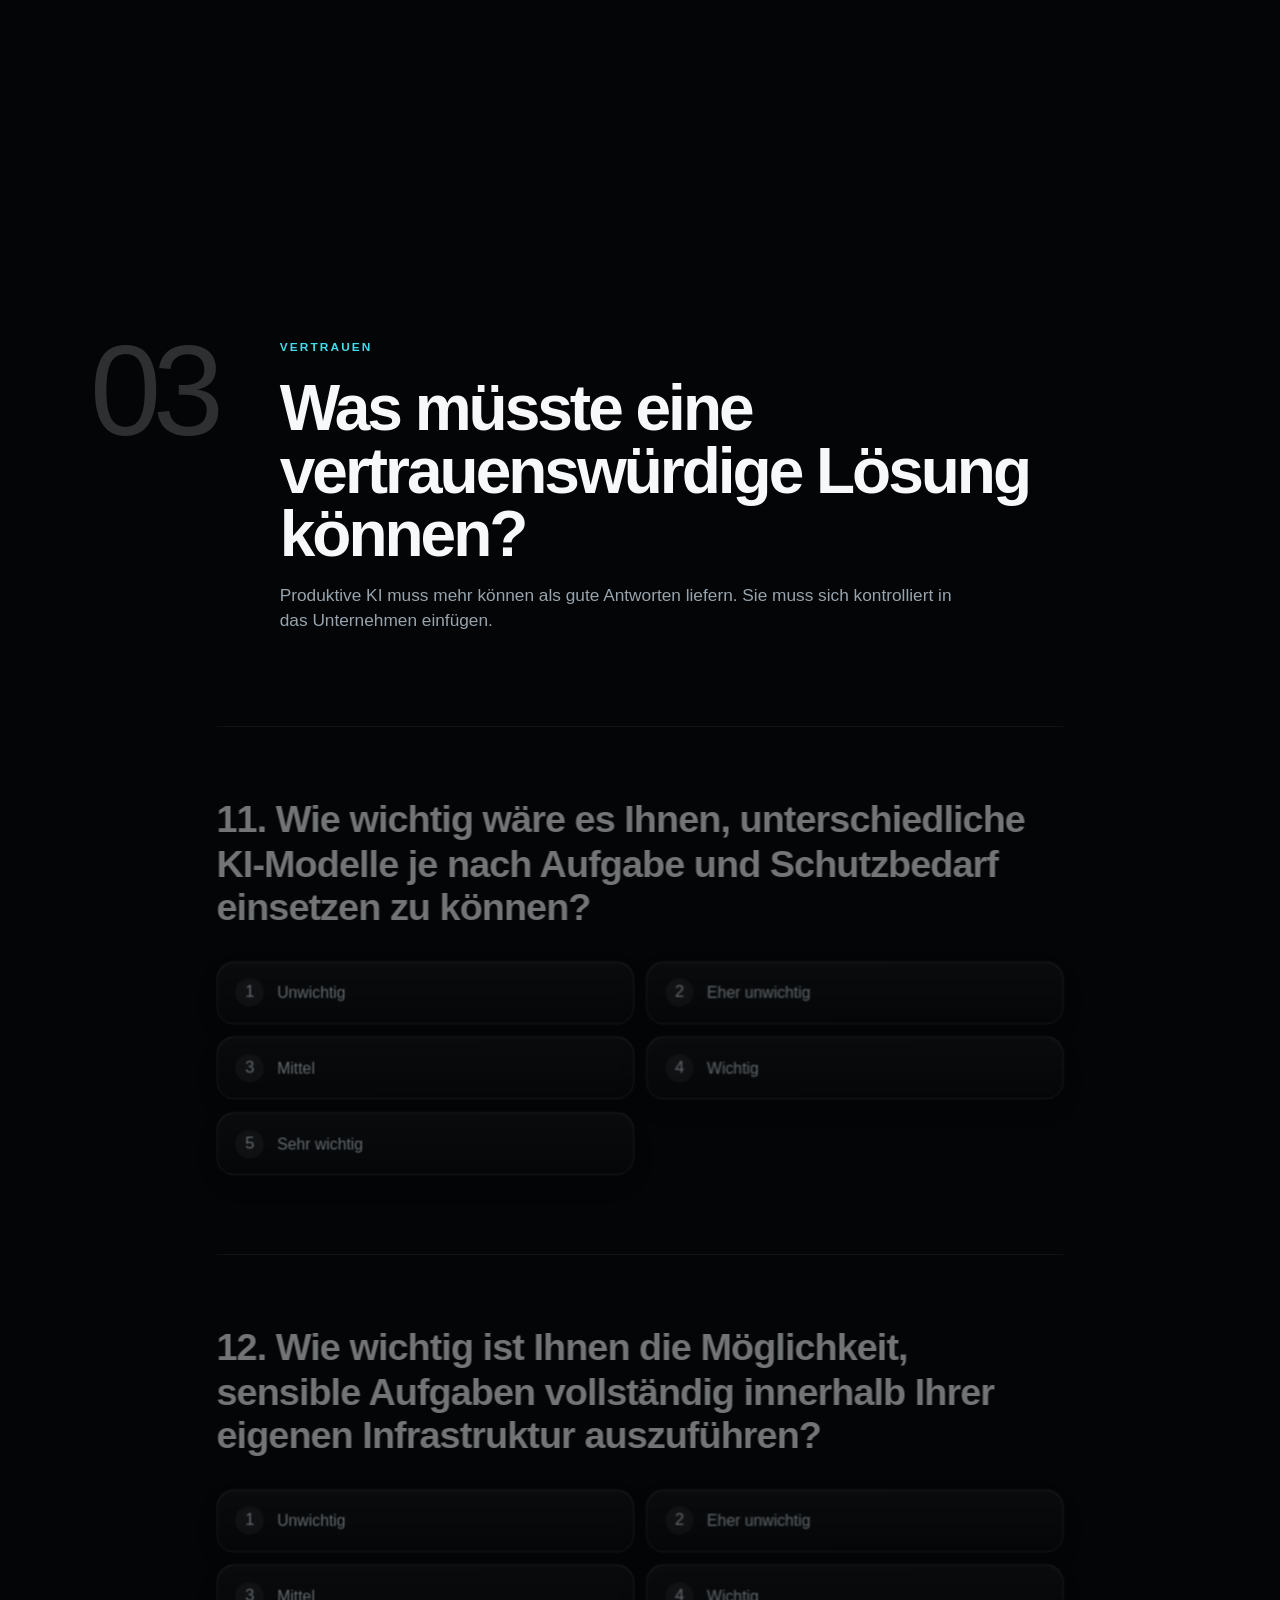
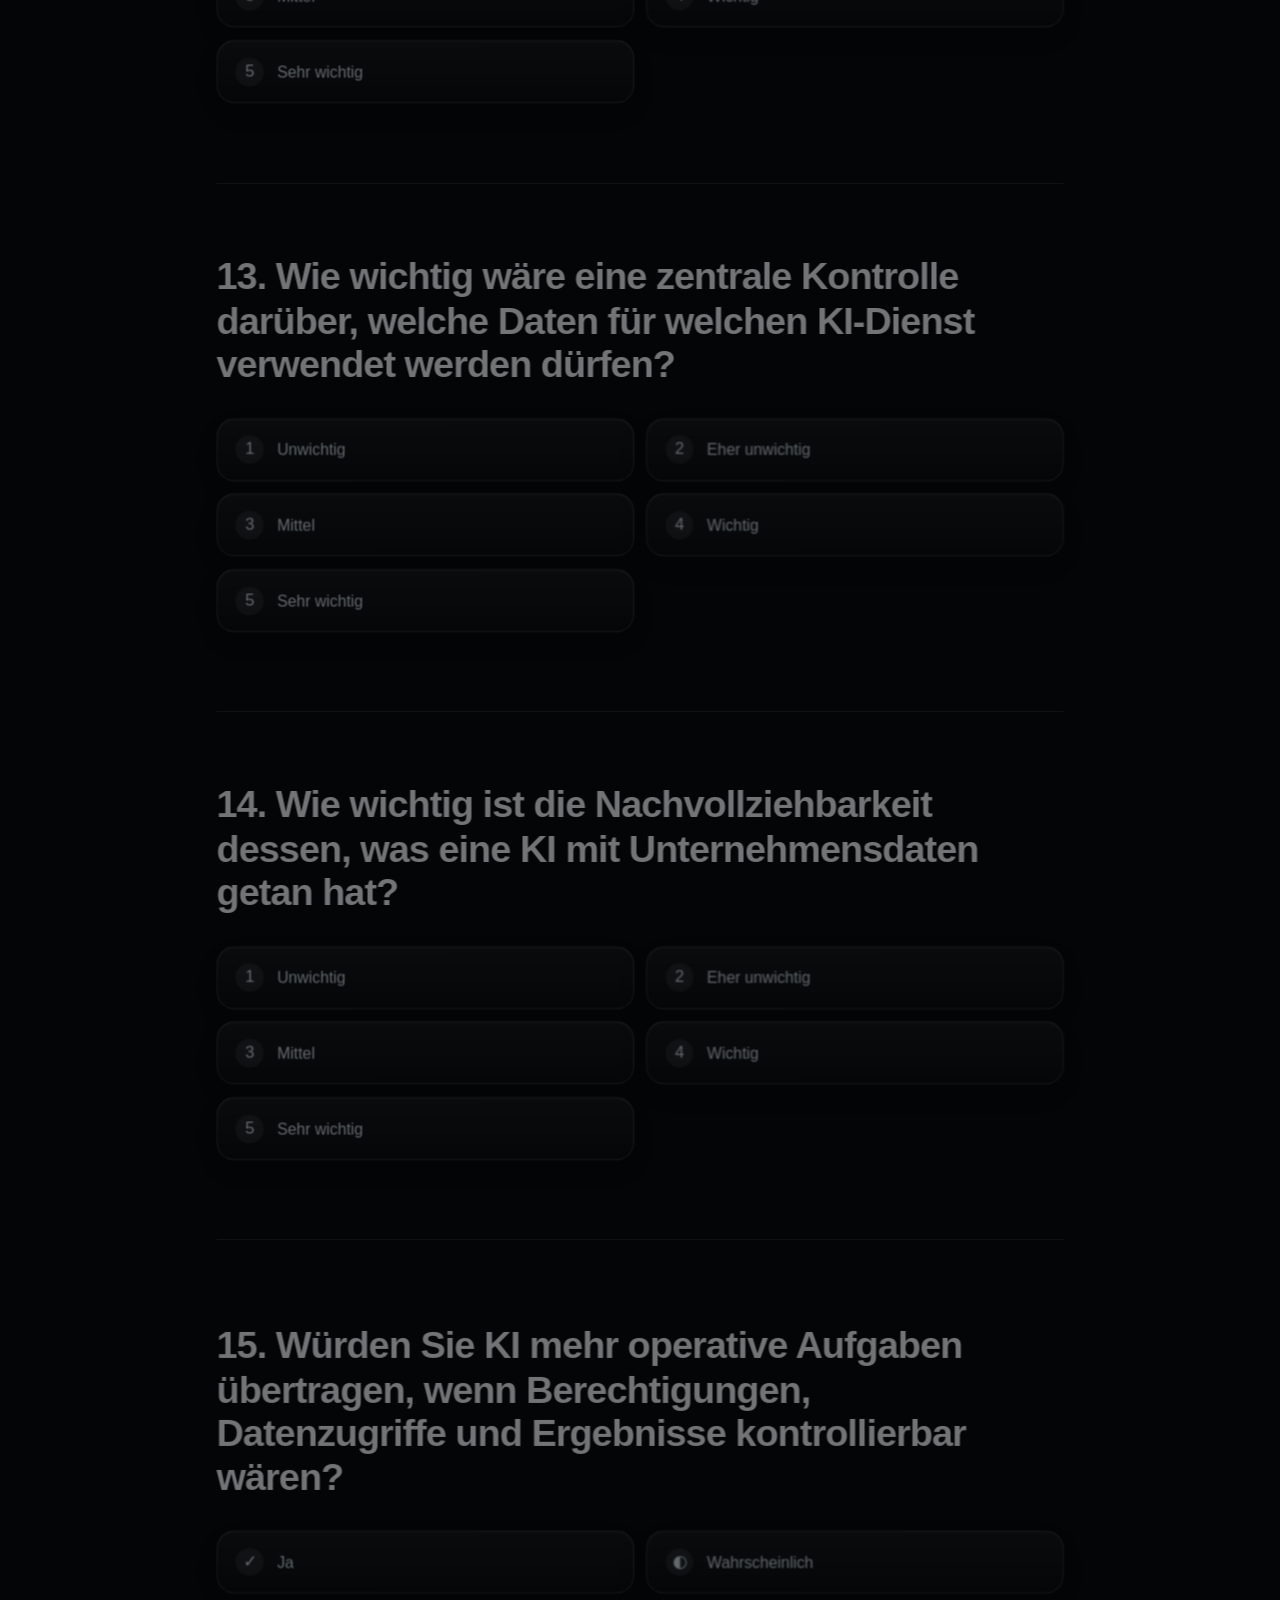
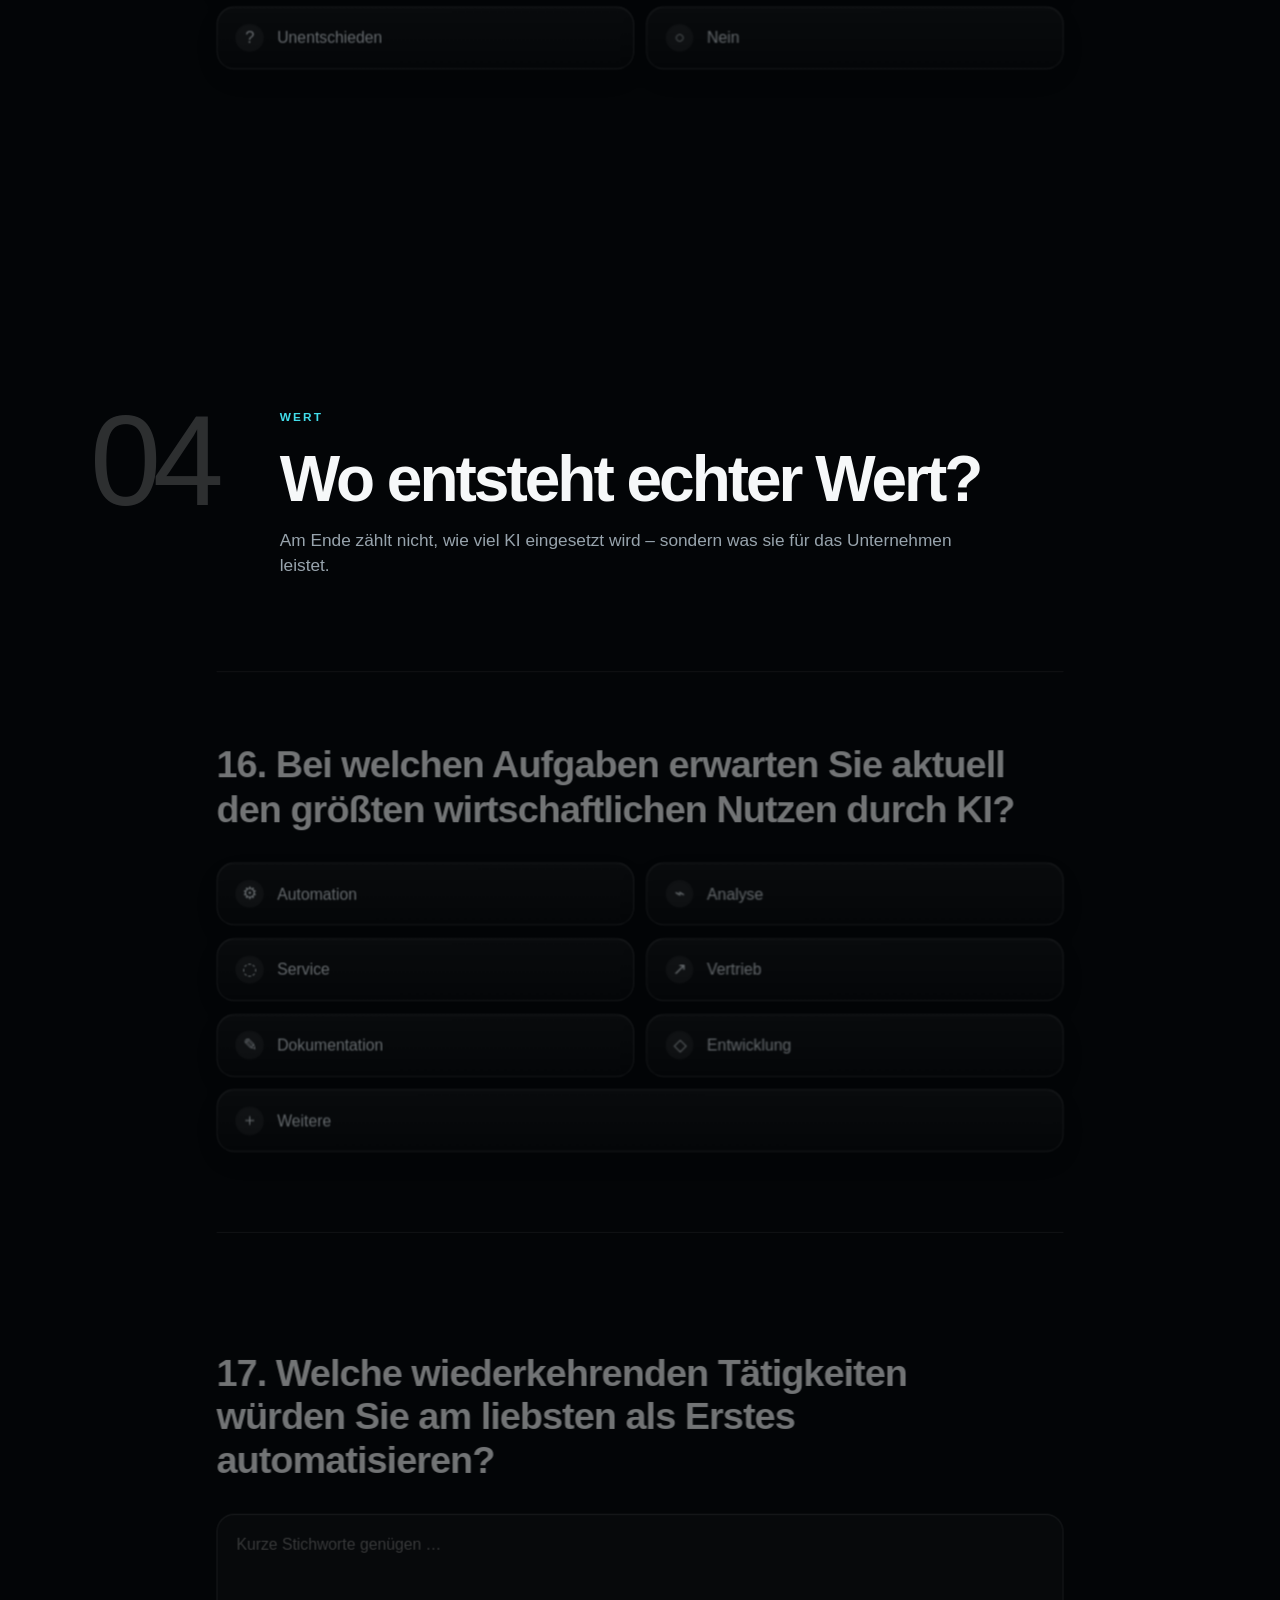
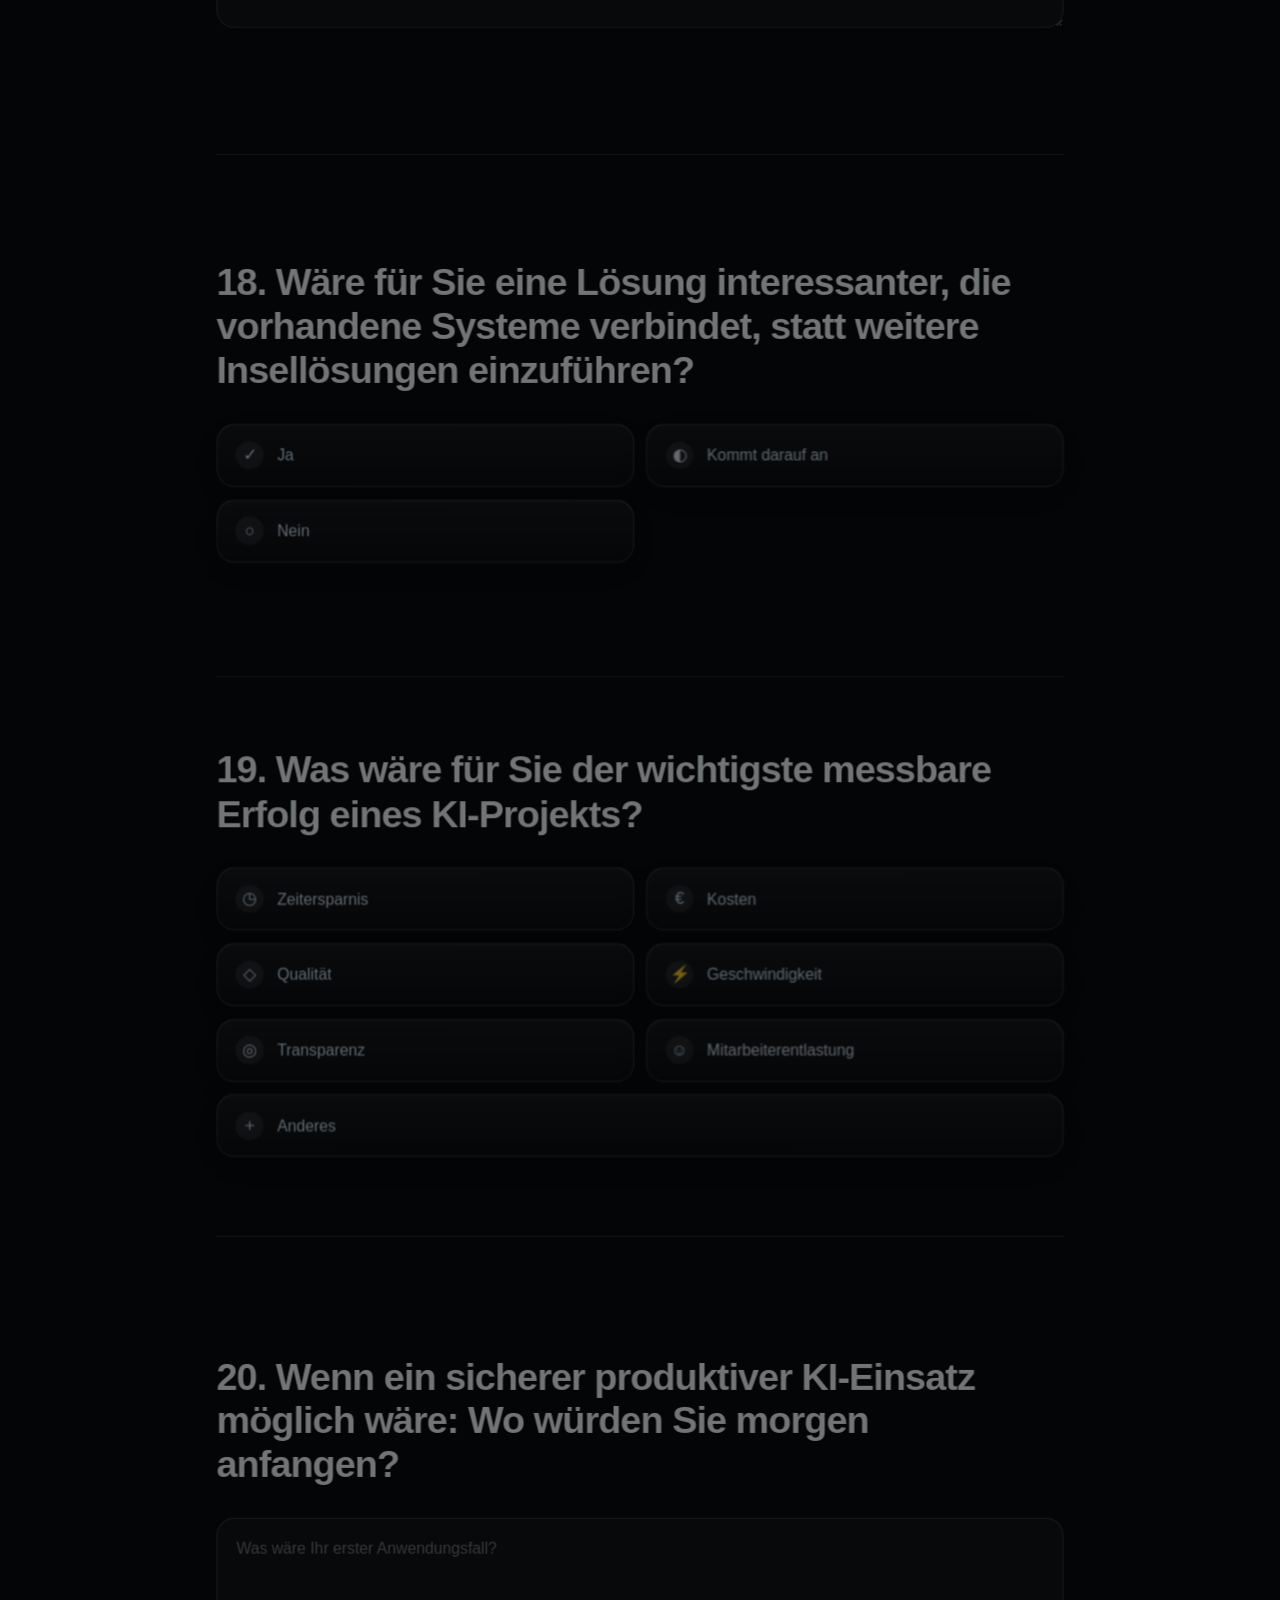
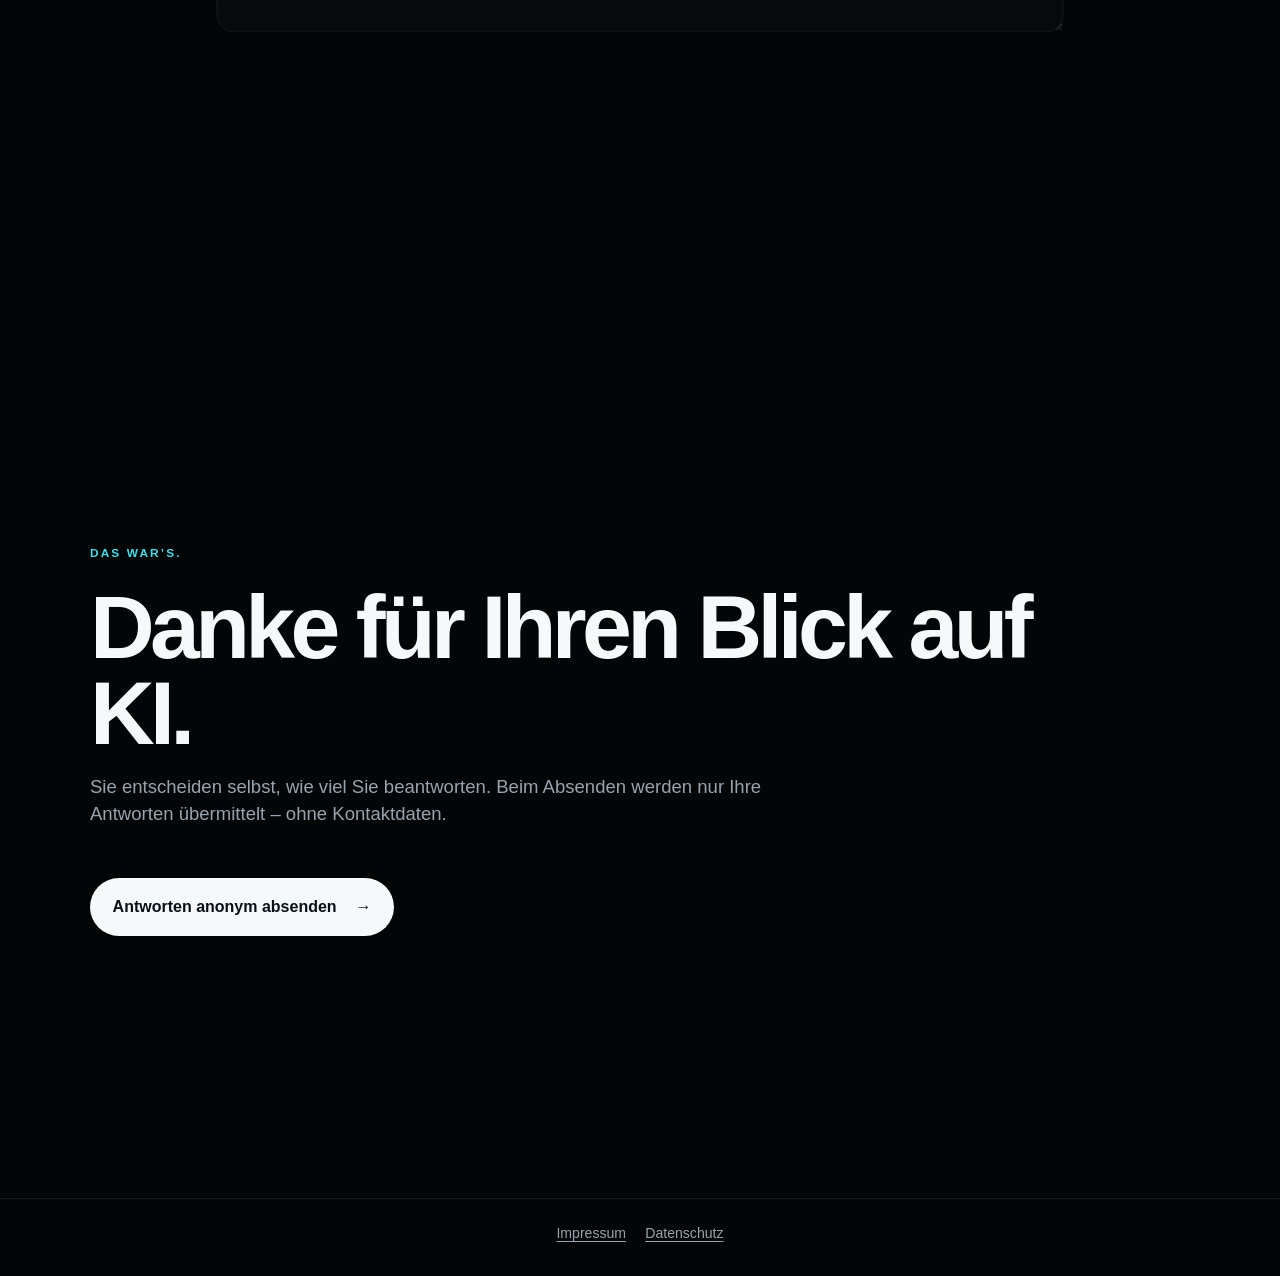
<file: legacy-dev2/www/q/index.html>
<!doctype html>
<html lang="de">
<head>
  <meta charset="utf-8">
  <meta name="viewport" content="width=device-width,initial-scale=1">
  <meta name="theme-color" content="#030507">
  <title>NEROZON Research – 20 Fragen</title>
  <link rel="stylesheet" href="styles.css">
</head>
<body>
  <header class="hero" id="start">
    <div class="hero-shade"></div>
    <img src="../nerozon-logo.png" alt="NEROZON" class="hero-logo">
    <button class="scroll-cue" type="button" data-scroll="#intro" aria-label="Zur Einleitung scrollen"><span>↓</span></button>
  </header>

  <main>
    <section class="intro panel scenic scenic-reality" id="intro">
      <div class="content-card intro-copy">
        <div class="eyebrow">NEROZON Research</div>
        <h1>Sind Sie zufrieden damit, wie KI heute in Ihrem Unternehmen eingesetzt wird?</h1>
        <p class="factline">20 Fragen · etwa 2 Minuten · anonym</p>
        <p class="muted">Uns interessiert, was heute funktioniert, was bremst und wo produktive KI echten Wert schaffen kann. Jede Antwort hilft – jede Frage darf übersprungen werden.</p>
        <button class="continue" id="start-questionnaire" type="button" data-scroll="#package-1">Los geht’s <span>↓</span></button>
      </div>
    </section>

    <form id="questionnaire" novalidate>
      <section class="question-package scenic scenic-reality" id="package-1" data-package="1">
        <div class="chapter-intro">
          <span class="package-number">01</span>
          <div><div class="eyebrow">Realität</div><h2>Wo steht KI bei Ihnen heute?</h2><p>KI ist in vielen Unternehmen längst angekommen – oft schneller als Regeln, Prozesse und Verantwortlichkeiten.</p></div>
        </div>
        <div class="questions" id="questions-1"></div>
      </section>

      <section class="question-package scenic scenic-friction" id="package-2" data-package="2">
        <div class="chapter-intro">
          <span class="package-number">02</span>
          <div><div class="eyebrow">Bremsen</div><h2>Was bremst den produktiven Einsatz?</h2><p>Zwischen „wir nutzen ChatGPT“ und einem verlässlichen Einsatz im Unternehmen liegt einiges.</p></div>
        </div>
        <div class="questions" id="questions-2"></div>
      </section>

      <section class="question-package scenic scenic-control" id="package-3" data-package="3">
        <div class="chapter-intro">
          <span class="package-number">03</span>
          <div><div class="eyebrow">Vertrauen</div><h2>Was müsste eine vertrauenswürdige Lösung können?</h2><p>Produktive KI muss mehr können als gute Antworten liefern. Sie muss sich kontrolliert in das Unternehmen einfügen.</p></div>
        </div>
        <div class="questions" id="questions-3"></div>
      </section>

      <section class="question-package scenic scenic-value" id="package-4" data-package="4">
        <div class="chapter-intro">
          <span class="package-number">04</span>
          <div><div class="eyebrow">Wert</div><h2>Wo entsteht echter Wert?</h2><p>Am Ende zählt nicht, wie viel KI eingesetzt wird – sondern was sie für das Unternehmen leistet.</p></div>
        </div>
        <div class="questions" id="questions-4"></div>
      </section>

      <section class="submit-panel panel scenic scenic-flow" id="finish">
        <div class="content-card finish-card">
          <div class="eyebrow">Das war’s.</div>
          <h2>Danke für Ihren Blick auf KI.</h2>
          <p class="muted">Sie entscheiden selbst, wie viel Sie beantworten. Beim Absenden werden nur Ihre Antworten übermittelt – ohne Kontaktdaten.</p>
          <button class="submit-button" type="submit">Antworten anonym absenden <span>→</span></button>
          <div class="submit-state" id="submit-state" role="status" aria-live="polite"></div>
        </div>
      </section>
    </form>

    <section class="contact panel" id="contact" hidden>
      <div class="contact-inner">
        <div class="eyebrow">Optional · separat</div>
        <h2>Noch etwas, das Sie uns sagen möchten?</h2>
        <p class="muted">Diese Nachricht ist technisch und fachlich von Ihrer anonymen Umfrage getrennt.</p>
        <form id="contact-form">
          <label>Ihre Nachricht<textarea name="message" rows="5" placeholder="Ihre Nachricht an NEROZON"></textarea></label>
          <label>E-Mail <span>optional</span><input type="email" name="email" placeholder="name@unternehmen.de"></label>
          <label class="privacy-consent">
            <input type="checkbox" name="privacy_consent" value="accepted" required>
            <span>Ich habe die <a href="../datenschutz.php" target="_blank" rel="noopener">Datenschutzerklärung</a> gelesen und stimme der Verarbeitung meiner Angaben zur Bearbeitung meiner Nachricht zu.</span>
          </label>
          <button class="contact-button" type="submit">Nachricht senden <span>→</span></button>
          <div class="submit-state" id="contact-state" role="status" aria-live="polite"></div>
        </form>
      </div>
    </section>
  </main>

  <footer class="site-legal" aria-label="Rechtliche Informationen">
    <a href="../impressum.php">Impressum</a>
    <a href="../datenschutz.php">Datenschutz</a>
  </footer>

  <div class="progress" aria-hidden="true"><span id="progress-bar"></span></div>
  <nav class="chapter-progress" aria-label="Fortschritt">
    <a href="#package-1" data-chapter="1">01</a><i></i>
    <a href="#package-2" data-chapter="2">02</a><i></i>
    <a href="#package-3" data-chapter="3">03</a><i></i>
    <a href="#package-4" data-chapter="4">04</a>
  </nav>

  <dialog class="time-dialog" id="time-dialog" aria-labelledby="time-dialog-title" aria-describedby="time-dialog-copy">
    <div class="time-dialog-inner">
      <div class="eyebrow">2 Minuten sind um</div>
      <h2 id="time-dialog-title">Danke für Ihre Zeit.</h2>
      <p id="time-dialog-copy">Wenn Sie noch einen Moment haben, freut sich NEROZON über jede weitere Antwort. Sie können aber auch jetzt direkt absenden.</p>
      <div class="time-dialog-actions">
        <button class="time-dialog-continue" id="time-dialog-continue" type="button">Weiter beantworten</button>
        <button class="time-dialog-submit" id="time-dialog-submit" type="button">Jetzt absenden <span>→</span></button>
      </div>
    </div>
  </dialog>

  <script src="app.js"></script>
</body>
</html>
</file>
<file: www/q/styles.css>
:root{--bg:#030507;--text:#f6f8f9;--muted:#98a4ad;--line:rgba(255,255,255,.13);--accent:#42ddea;--max:1100px;--choice:#42ddea}*{box-sizing:border-box}html{scroll-behavior:smooth;background:var(--bg)}body{margin:0;background:var(--bg);color:var(--text);font-family:-apple-system,BlinkMacSystemFont,"Segoe UI",Inter,Helvetica,Arial,sans-serif;line-height:1.45}button,input,textarea{font:inherit}a{color:inherit}.hero{height:100svh;display:grid;place-items:center;position:relative;overflow:hidden;background:#020406 url('../assets/backgrounds/hero-void.svg') center/cover no-repeat}.hero::after{content:"";position:absolute;inset:0;background:radial-gradient(circle at 50% 46%,transparent 0 25%,rgba(2,4,6,.18) 50%,rgba(2,4,6,.68) 100%)}.hero-shade{position:absolute;inset:0;background:linear-gradient(180deg,rgba(0,0,0,.12),rgba(0,0,0,.04) 58%,rgba(0,0,0,.72))}.hero-logo{position:relative;z-index:2;width:min(72vw,780px);max-height:68vh;object-fit:contain;filter:drop-shadow(0 28px 70px rgba(20,191,213,.16));mix-blend-mode:screen}.scroll-cue{position:absolute;z-index:3;bottom:5vh;width:64px;height:64px;border-radius:50%;border:1px solid rgba(255,255,255,.42);background:rgba(2,6,9,.38);color:#fff;font-size:1.45rem;cursor:pointer;backdrop-filter:blur(12px);box-shadow:0 12px 35px rgba(0,0,0,.35);animation:cue 2s ease-in-out infinite}.scenic{position:relative;isolation:isolate;background-color:#030507;background-size:cover;background-position:center;background-attachment:fixed}.scenic::before{content:"";position:absolute;z-index:-1;inset:0;background:linear-gradient(90deg,rgba(3,5,7,.94) 0%,rgba(3,5,7,.78) 48%,rgba(3,5,7,.55) 100%)}.scenic-reality{background-image:url('../assets/backgrounds/section-reality.svg')}.scenic-friction{background-image:url('../assets/backgrounds/section-friction.svg')}.scenic-control{background-image:url('../assets/backgrounds/section-control.svg')}.scenic-value{background-image:url('../assets/backgrounds/section-value.svg')}.scenic-flow{background-image:url('../assets/backgrounds/section-flow.svg')}.panel{min-height:100svh;padding:12vh max(6vw,24px);display:flex;align-items:center}.content-card,.contact-inner{width:min(100%,var(--max));margin:auto}.intro h1,.submit-panel h2,.contact h2{font-size:clamp(3rem,7vw,7rem);line-height:.96;letter-spacing:-.052em;margin:.2em 0;max-width:1050px}.factline{font-size:clamp(1.2rem,2vw,1.7rem);font-weight:600;letter-spacing:.02em;color:#eef6f8}.muted{max-width:720px;color:var(--muted);font-size:clamp(1rem,1.45vw,1.2rem)}.eyebrow{text-transform:uppercase;letter-spacing:.18em;font-size:.74rem;font-weight:750;color:var(--accent);margin-bottom:1.35rem}.continue,.submit-button,.contact-button{margin-top:2rem;border:1px solid rgba(255,255,255,.22);border-radius:999px;padding:1rem 1.35rem;background:#f6f8f9;color:#061016;font-weight:750;cursor:pointer;box-shadow:0 14px 38px rgba(0,0,0,.24)}.continue span,.submit-button span,.contact-button span{margin-left:.9rem}.question-package{min-height:100svh;padding:12vh max(6vw,24px) 16vh}.chapter-intro{width:min(100%,var(--max));margin:0 auto 8vh;display:grid;grid-template-columns:auto minmax(0,1fr);gap:clamp(1.5rem,5vw,5rem);align-items:start}.package-number{font-size:clamp(4rem,10vw,9rem);font-weight:180;line-height:.82;letter-spacing:-.065em;color:rgba(255,255,255,.17)}.chapter-intro h2{font-size:clamp(2.4rem,5vw,5.2rem);line-height:.98;letter-spacing:-.047em;margin:0 0 1rem;max-width:900px}.chapter-intro p{max-width:680px;color:var(--muted);font-size:1.08rem}.questions{width:min(100%,860px);margin:auto}.question{min-height:58svh;display:flex;flex-direction:column;justify-content:center;padding:8vh 0;border-top:1px solid rgba(255,255,255,.12);opacity:.46;transform:scale(.985);transition:opacity .35s ease,transform .35s ease}.question.is-active,.question:focus-within{opacity:1;transform:scale(1)}.question-title{font-size:clamp(1.55rem,3vw,2.55rem);line-height:1.16;font-weight:650;letter-spacing:-.025em;margin:0 0 2rem;max-width:840px}.answers{display:grid;grid-template-columns:repeat(2,minmax(0,1fr));gap:.8rem}.answer{position:relative}.answer input{position:absolute;opacity:0;pointer-events:none}.answer label{min-height:64px;display:flex;align-items:center;gap:.85rem;border:1px solid rgba(255,255,255,.16);border-radius:18px;padding:1rem 1.15rem;color:#d8e1e6;background:linear-gradient(180deg,rgba(255,255,255,.065),rgba(255,255,255,.025));cursor:pointer;box-shadow:inset 0 1px rgba(255,255,255,.05),0 10px 28px rgba(0,0,0,.18);backdrop-filter:blur(12px);transition:.2s ease}.answer label:hover{border-color:rgba(255,255,255,.34);background:rgba(255,255,255,.08);transform:translateY(-1px)}.answer input:focus-visible+label{outline:2px solid #fff;outline-offset:3px}.answer input:checked+label{color:#031014;border-color:rgba(98,231,239,.8);background:linear-gradient(135deg,#58e0ec,#7ee2c0);box-shadow:0 14px 34px rgba(52,216,222,.22)}.answer-icon{width:1.7em;height:1.7em;display:grid;place-items:center;border-radius:50%;background:rgba(255,255,255,.08);font-size:1.05em}.answer input:checked+label .answer-icon{background:rgba(3,16,20,.12)}.answer-with-text{grid-column:1/-1}.answer-detail{width:100%;min-height:82px;margin-top:.65rem;border:1px solid rgba(255,255,255,.16);border-radius:16px;background:rgba(255,255,255,.045);color:#fff;padding:.9rem 1rem;resize:vertical;backdrop-filter:blur(12px)}.answer-detail[hidden]{display:none}.answer-detail:focus{outline:2px solid var(--accent);outline-offset:2px}.text-answer{width:100%;min-height:116px;border:1px solid rgba(255,255,255,.16);border-radius:18px;background:rgba(255,255,255,.045);color:#fff;padding:1.15rem 1.2rem;resize:vertical;box-shadow:inset 0 1px rgba(255,255,255,.04);backdrop-filter:blur(12px)}.text-answer:focus{outline:2px solid var(--accent);outline-offset:2px}.submit-panel::before{background:linear-gradient(90deg,rgba(3,5,7,.93),rgba(3,5,7,.72),rgba(3,5,7,.5))}.finish-card{padding:5vh 0}.submit-consent{max-width:720px;margin:1.25rem 0 0;color:var(--muted);font-size:.92rem;line-height:1.55}.submit-consent a{color:#dffbff;text-underline-offset:.2em}.submit-state{margin-top:1rem;color:var(--muted)}.contact{min-height:100svh;background:#06090c;border-top:1px solid rgba(255,255,255,.09)}.contact[hidden]{display:none}.contact-inner{padding:6vh 0}.contact form{width:min(100%,720px);display:grid;gap:1.2rem;margin-top:2rem}.contact label{display:grid;gap:.55rem;font-weight:650}.contact label span{font-weight:400;color:var(--muted);font-size:.85rem}.contact textarea,.contact input{border:1px solid rgba(255,255,255,.15);border-radius:18px;background:rgba(255,255,255,.04);color:#fff;padding:1rem}.privacy-consent{display:flex!important;grid-template-columns:none!important;align-items:flex-start;gap:.8rem!important;font-weight:400!important;color:var(--muted);line-height:1.5}.privacy-consent input{width:20px;height:20px;min-width:20px;margin:.12rem 0 0;padding:0;accent-color:var(--accent)}.privacy-consent span{font-size:.92rem!important}.privacy-consent a{color:#dffbff;text-underline-offset:.2em}.privacy-consent input:focus-visible{outline:2px solid #fff;outline-offset:3px}.site-legal{display:flex;gap:1.2rem;justify-content:center;align-items:center;flex-wrap:wrap;padding:1.5rem 6vw 2rem;border-top:1px solid rgba(255,255,255,.08);background:#030507;color:var(--muted);font-size:.88rem}.site-legal a{text-underline-offset:.2em}.progress{position:fixed;z-index:50;top:0;left:0;width:100%;height:7px;background:rgba(255,255,255,.08);box-shadow:0 1px 0 rgba(255,255,255,.04)}.progress span{display:block;width:0;height:100%;background:linear-gradient(90deg,#479ee8,#42ddea,#72dfa0);box-shadow:0 0 20px rgba(66,221,234,.38)}.chapter-progress{position:fixed;z-index:40;right:28px;top:50%;transform:translateY(-50%);display:flex;flex-direction:column;align-items:center;gap:.35rem}.chapter-progress a{width:42px;height:42px;display:grid;place-items:center;border-radius:50%;text-decoration:none;border:1px solid rgba(255,255,255,.13);background:rgba(3,7,10,.42);backdrop-filter:blur(10px);font-size:.72rem;color:rgba(255,255,255,.46);transition:.2s ease}.chapter-progress a.is-active{color:#fff;border-color:rgba(78,220,233,.72);box-shadow:0 0 26px rgba(66,221,234,.16)}.chapter-progress i{width:1px;height:28px;background:rgba(255,255,255,.12)}.time-dialog{width:min(92vw,620px);border:1px solid rgba(255,255,255,.18);border-radius:28px;padding:0;background:rgba(6,10,14,.96);color:var(--text);box-shadow:0 28px 90px rgba(0,0,0,.55);backdrop-filter:blur(18px)}.time-dialog::backdrop{background:rgba(0,0,0,.68);backdrop-filter:blur(4px)}.time-dialog-inner{padding:clamp(1.5rem,4vw,2.75rem)}.time-dialog h2{font-size:clamp(2rem,5vw,3.8rem);line-height:1;letter-spacing:-.045em;margin:.15em 0 .5em}.time-dialog p{color:var(--muted);font-size:1.08rem;max-width:54ch}.time-dialog .submit-consent{font-size:.9rem}.time-dialog-actions{display:flex;flex-wrap:wrap;gap:.8rem;margin-top:2rem}.time-dialog-continue,.time-dialog-submit{min-height:48px;border-radius:999px;padding:.9rem 1.2rem;font-weight:750;cursor:pointer}.time-dialog-continue{border:1px solid rgba(255,255,255,.2);background:rgba(255,255,255,.05);color:#fff}.time-dialog-submit{border:1px solid rgba(255,255,255,.22);background:#f6f8f9;color:#061016}.time-dialog-submit span{margin-left:.65rem}.time-dialog button:focus-visible{outline:2px solid #fff;outline-offset:3px}@keyframes cue{0%,100%{transform:translateY(0)}50%{transform:translateY(8px)}}@media(max-width:900px){.scenic{background-attachment:scroll}.chapter-progress{display:none}.chapter-intro{grid-template-columns:1fr;gap:1.2rem}.package-number{font-size:4.5rem}.questions{width:100%}.question{min-height:auto;padding:9vh 0;opacity:1;transform:none}.answers{grid-template-columns:1fr}.hero-logo{width:86vw}.intro h1,.submit-panel h2,.contact h2{font-size:clamp(2.7rem,11vw,5rem)}}@media(max-width:560px){.panel,.question-package{padding-left:6vw;padding-right:6vw}.scroll-cue{width:58px;height:58px}.answer label{min-height:58px;padding:.9rem 1rem}.progress{height:6px}.time-dialog-actions{flex-direction:column}.time-dialog-actions button{width:100%}}@media(prefers-reduced-motion:reduce){html{scroll-behavior:auto}.scroll-cue{animation:none}.question,.answer label,.chapter-progress a{transition:none}}
</file>
<file: legacy-dev2/www/q/styles.css>
:root{--bg:#030507;--text:#f6f8f9;--muted:#98a4ad;--line:rgba(255,255,255,.13);--accent:#42ddea;--max:1100px;--choice:#42ddea}*{box-sizing:border-box}html{scroll-behavior:smooth;background:var(--bg)}body{margin:0;background:var(--bg);color:var(--text);font-family:-apple-system,BlinkMacSystemFont,"Segoe UI",Inter,Helvetica,Arial,sans-serif;line-height:1.45}button,input,textarea{font:inherit}a{color:inherit}.hero{height:100svh;display:grid;place-items:center;position:relative;overflow:hidden;background:#020406 url('../assets/backgrounds/hero-void.svg') center/cover no-repeat}.hero::after{content:"";position:absolute;inset:0;background:radial-gradient(circle at 50% 46%,transparent 0 25%,rgba(2,4,6,.18) 50%,rgba(2,4,6,.68) 100%)}.hero-shade{position:absolute;inset:0;background:linear-gradient(180deg,rgba(0,0,0,.12),rgba(0,0,0,.04) 58%,rgba(0,0,0,.72))}.hero-logo{position:relative;z-index:2;width:min(72vw,780px);max-height:68vh;object-fit:contain;filter:drop-shadow(0 28px 70px rgba(20,191,213,.16));mix-blend-mode:screen}.scroll-cue{position:absolute;z-index:3;bottom:5vh;width:64px;height:64px;border-radius:50%;border:1px solid rgba(255,255,255,.42);background:rgba(2,6,9,.38);color:#fff;font-size:1.45rem;cursor:pointer;backdrop-filter:blur(12px);box-shadow:0 12px 35px rgba(0,0,0,.35);animation:cue 2s ease-in-out infinite}.scenic{position:relative;isolation:isolate;background-color:#030507;background-size:cover;background-position:center;background-attachment:fixed}.scenic::before{content:"";position:absolute;z-index:-1;inset:0;background:linear-gradient(90deg,rgba(3,5,7,.94) 0%,rgba(3,5,7,.78) 48%,rgba(3,5,7,.55) 100%)}.scenic-reality{background-image:url('../assets/backgrounds/section-reality.svg')}.scenic-friction{background-image:url('../assets/backgrounds/section-friction.svg')}.scenic-control{background-image:url('../assets/backgrounds/section-control.svg')}.scenic-value{background-image:url('../assets/backgrounds/section-value.svg')}.scenic-flow{background-image:url('../assets/backgrounds/section-flow.svg')}.panel{min-height:100svh;padding:12vh max(6vw,24px);display:flex;align-items:center}.content-card,.contact-inner{width:min(100%,var(--max));margin:auto}.intro h1,.submit-panel h2,.contact h2{font-size:clamp(3rem,7vw,7rem);line-height:.96;letter-spacing:-.052em;margin:.2em 0;max-width:1050px}.factline{font-size:clamp(1.2rem,2vw,1.7rem);font-weight:600;letter-spacing:.02em;color:#eef6f8}.muted{max-width:720px;color:var(--muted);font-size:clamp(1rem,1.45vw,1.2rem)}.eyebrow{text-transform:uppercase;letter-spacing:.18em;font-size:.74rem;font-weight:750;color:var(--accent);margin-bottom:1.35rem}.continue,.submit-button,.contact-button{margin-top:2rem;border:1px solid rgba(255,255,255,.22);border-radius:999px;padding:1rem 1.35rem;background:#f6f8f9;color:#061016;font-weight:750;cursor:pointer;box-shadow:0 14px 38px rgba(0,0,0,.24)}.continue span,.submit-button span,.contact-button span{margin-left:.9rem}.question-package{min-height:100svh;padding:12vh max(6vw,24px) 16vh}.chapter-intro{width:min(100%,var(--max));margin:0 auto 8vh;display:grid;grid-template-columns:auto minmax(0,1fr);gap:clamp(1.5rem,5vw,5rem);align-items:start}.package-number{font-size:clamp(4rem,10vw,9rem);font-weight:180;line-height:.82;letter-spacing:-.065em;color:rgba(255,255,255,.17)}.chapter-intro h2{font-size:clamp(2.4rem,5vw,5.2rem);line-height:.98;letter-spacing:-.047em;margin:0 0 1rem;max-width:900px}.chapter-intro p{max-width:680px;color:var(--muted);font-size:1.08rem}.questions{width:min(100%,860px);margin:auto}.question{min-height:58svh;display:flex;flex-direction:column;justify-content:center;padding:8vh 0;border-top:1px solid rgba(255,255,255,.12);opacity:.46;transform:scale(.985);transition:opacity .35s ease,transform .35s ease}.question.is-active,.question:focus-within{opacity:1;transform:scale(1)}.question-title{font-size:clamp(1.55rem,3vw,2.55rem);line-height:1.16;font-weight:650;letter-spacing:-.025em;margin:0 0 2rem;max-width:840px}.answers{display:grid;grid-template-columns:repeat(2,minmax(0,1fr));gap:.8rem}.answer{position:relative}.answer input{position:absolute;opacity:0;pointer-events:none}.answer label{min-height:64px;display:flex;align-items:center;gap:.85rem;border:1px solid rgba(255,255,255,.16);border-radius:18px;padding:1rem 1.15rem;color:#d8e1e6;background:linear-gradient(180deg,rgba(255,255,255,.065),rgba(255,255,255,.025));cursor:pointer;box-shadow:inset 0 1px rgba(255,255,255,.05),0 10px 28px rgba(0,0,0,.18);backdrop-filter:blur(12px);transition:.2s ease}.answer label:hover{border-color:rgba(255,255,255,.34);background:rgba(255,255,255,.08);transform:translateY(-1px)}.answer input:focus-visible+label{outline:2px solid #fff;outline-offset:3px}.answer input:checked+label{color:#031014;border-color:rgba(98,231,239,.8);background:linear-gradient(135deg,#58e0ec,#7ee2c0);box-shadow:0 14px 34px rgba(52,216,222,.22)}.answer-icon{width:1.7em;height:1.7em;display:grid;place-items:center;border-radius:50%;background:rgba(255,255,255,.08);font-size:1.05em}.answer input:checked+label .answer-icon{background:rgba(3,16,20,.12)}.answer-with-text{grid-column:1/-1}.answer-detail{width:100%;min-height:82px;margin-top:.65rem;border:1px solid rgba(255,255,255,.16);border-radius:16px;background:rgba(255,255,255,.045);color:#fff;padding:.9rem 1rem;resize:vertical;backdrop-filter:blur(12px)}.answer-detail[hidden]{display:none}.answer-detail:focus{outline:2px solid var(--accent);outline-offset:2px}.text-answer{width:100%;min-height:116px;border:1px solid rgba(255,255,255,.16);border-radius:18px;background:rgba(255,255,255,.045);color:#fff;padding:1.15rem 1.2rem;resize:vertical;box-shadow:inset 0 1px rgba(255,255,255,.04);backdrop-filter:blur(12px)}.text-answer:focus{outline:2px solid var(--accent);outline-offset:2px}.submit-panel::before{background:linear-gradient(90deg,rgba(3,5,7,.93),rgba(3,5,7,.72),rgba(3,5,7,.5))}.finish-card{padding:5vh 0}.submit-state{margin-top:1rem;color:var(--muted)}.contact{min-height:100svh;background:#06090c;border-top:1px solid rgba(255,255,255,.09)}.contact[hidden]{display:none}.contact-inner{padding:6vh 0}.contact form{width:min(100%,720px);display:grid;gap:1.2rem;margin-top:2rem}.contact label{display:grid;gap:.55rem;font-weight:650}.contact label span{font-weight:400;color:var(--muted);font-size:.85rem}.contact textarea,.contact input{border:1px solid rgba(255,255,255,.15);border-radius:18px;background:rgba(255,255,255,.04);color:#fff;padding:1rem}.privacy-consent{display:flex!important;grid-template-columns:none!important;align-items:flex-start;gap:.8rem!important;font-weight:400!important;color:var(--muted);line-height:1.5}.privacy-consent input{width:20px;height:20px;min-width:20px;margin:.12rem 0 0;padding:0;accent-color:var(--accent)}.privacy-consent span{font-size:.92rem!important}.privacy-consent a{color:#dffbff;text-underline-offset:.2em}.privacy-consent input:focus-visible{outline:2px solid #fff;outline-offset:3px}.site-legal{display:flex;gap:1.2rem;justify-content:center;align-items:center;flex-wrap:wrap;padding:1.5rem 6vw 2rem;border-top:1px solid rgba(255,255,255,.08);background:#030507;color:var(--muted);font-size:.88rem}.site-legal a{text-underline-offset:.2em}.progress{position:fixed;z-index:50;top:0;left:0;width:100%;height:7px;background:rgba(255,255,255,.08);box-shadow:0 1px 0 rgba(255,255,255,.04)}.progress span{display:block;width:0;height:100%;background:linear-gradient(90deg,#479ee8,#42ddea,#72dfa0);box-shadow:0 0 20px rgba(66,221,234,.38)}.chapter-progress{position:fixed;z-index:40;right:28px;top:50%;transform:translateY(-50%);display:flex;flex-direction:column;align-items:center;gap:.35rem}.chapter-progress a{width:42px;height:42px;display:grid;place-items:center;border-radius:50%;text-decoration:none;border:1px solid rgba(255,255,255,.13);background:rgba(3,7,10,.42);backdrop-filter:blur(10px);font-size:.72rem;color:rgba(255,255,255,.46);transition:.2s ease}.chapter-progress a.is-active{color:#fff;border-color:rgba(78,220,233,.72);box-shadow:0 0 26px rgba(66,221,234,.16)}.chapter-progress i{width:1px;height:28px;background:rgba(255,255,255,.12)}.time-dialog{width:min(92vw,620px);border:1px solid rgba(255,255,255,.18);border-radius:28px;padding:0;background:rgba(6,10,14,.96);color:var(--text);box-shadow:0 28px 90px rgba(0,0,0,.55);backdrop-filter:blur(18px)}.time-dialog::backdrop{background:rgba(0,0,0,.68);backdrop-filter:blur(4px)}.time-dialog-inner{padding:clamp(1.5rem,4vw,2.75rem)}.time-dialog h2{font-size:clamp(2rem,5vw,3.8rem);line-height:1;letter-spacing:-.045em;margin:.15em 0 .5em}.time-dialog p{color:var(--muted);font-size:1.08rem;max-width:54ch}.time-dialog-actions{display:flex;flex-wrap:wrap;gap:.8rem;margin-top:2rem}.time-dialog-continue,.time-dialog-submit{min-height:48px;border-radius:999px;padding:.9rem 1.2rem;font-weight:750;cursor:pointer}.time-dialog-continue{border:1px solid rgba(255,255,255,.2);background:rgba(255,255,255,.05);color:#fff}.time-dialog-submit{border:1px solid rgba(255,255,255,.22);background:#f6f8f9;color:#061016}.time-dialog-submit span{margin-left:.65rem}.time-dialog button:focus-visible{outline:2px solid #fff;outline-offset:3px}@keyframes cue{0%,100%{transform:translateY(0)}50%{transform:translateY(8px)}}@media(max-width:900px){.scenic{background-attachment:scroll}.chapter-progress{display:none}.chapter-intro{grid-template-columns:1fr;gap:1.2rem}.package-number{font-size:4.5rem}.questions{width:100%}.question{min-height:auto;padding:9vh 0;opacity:1;transform:none}.answers{grid-template-columns:1fr}.hero-logo{width:86vw}.intro h1,.submit-panel h2,.contact h2{font-size:clamp(2.7rem,11vw,5rem)}}@media(max-width:560px){.panel,.question-package{padding-left:6vw;padding-right:6vw}.scroll-cue{width:58px;height:58px}.answer label{min-height:58px;padding:.9rem 1rem}.progress{height:6px}.time-dialog-actions{flex-direction:column}.time-dialog-actions button{width:100%}}@media(prefers-reduced-motion:reduce){html{scroll-behavior:auto}.scroll-cue{animation:none}.question,.answer label,.chapter-progress a{transition:none}}
</file>
